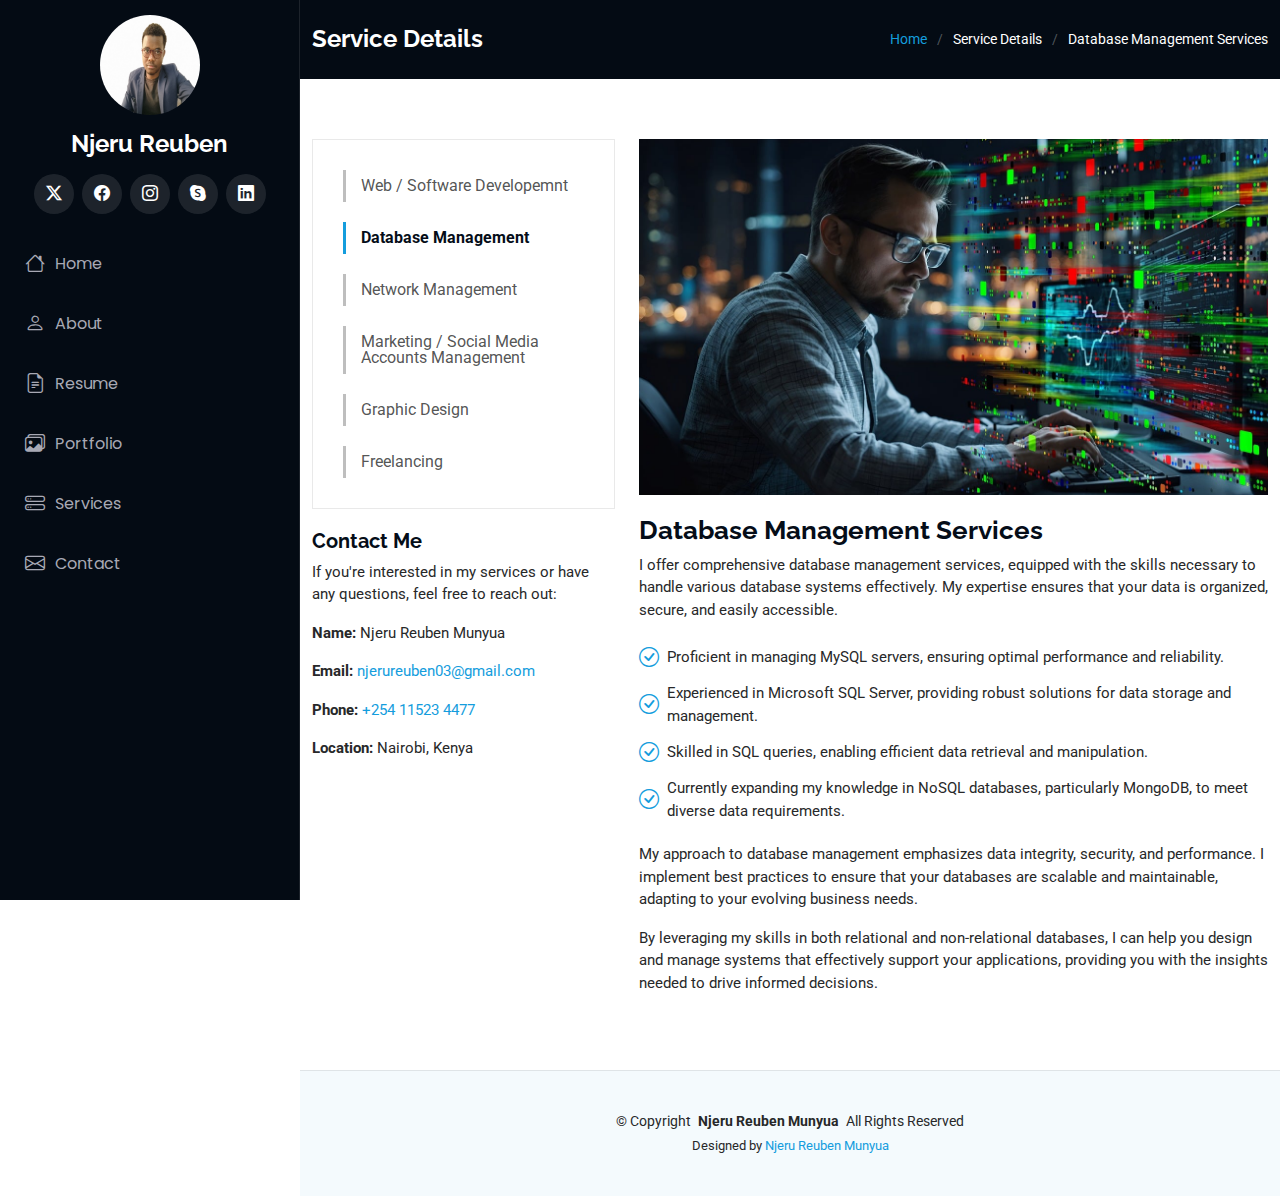
<file: dbservices.html>
<!DOCTYPE html>
<html lang="en">

<head>
  <meta charset="utf-8">
  <meta content="width=device-width, initial-scale=1.0" name="viewport">
  <title>Njeru Reuben Munyua Portfolio</title>
  <meta content="" name="description">
  <meta content="" name="keywords">

  <!-- Favicons -->
  <link href="assets/img/favicon.png" rel="icon">
  <link href="assets/img/apple-touch-icon.png" rel="apple-touch-icon">

  <!-- Fonts -->
  <link href="https://fonts.googleapis.com" rel="preconnect">
  <link href="https://fonts.gstatic.com" rel="preconnect" crossorigin>
  <link href="https://fonts.googleapis.com/css2?family=Roboto:ital,wght@0,100;0,300;0,400;0,500;0,700;0,900;1,100;1,300;1,400;1,500;1,700;1,900&family=Poppins:ital,wght@0,100;0,200;0,300;0,400;0,500;0,600;0,700;0,800;0,900;1,100;1,200;1,300;1,400;1,500;1,600;1,700;1,800;1,900&family=Raleway:ital,wght@0,100;0,200;0,300;0,400;0,500;0,600;0,700;0,800;0,900;1,100;1,200;1,300;1,400;1,500;1,600;1,700;1,800;1,900&display=swap" rel="stylesheet">

  <!-- Vendor CSS Files -->
  <link href="assets/vendor/bootstrap/css/bootstrap.min.css" rel="stylesheet">
  <link href="assets/vendor/bootstrap-icons/bootstrap-icons.css" rel="stylesheet">
  <link href="assets/vendor/aos/aos.css" rel="stylesheet">
  <link href="assets/vendor/glightbox/css/glightbox.min.css" rel="stylesheet">
  <link href="assets/vendor/swiper/swiper-bundle.min.css" rel="stylesheet">

  <!-- Main CSS File -->
  <link href="assets/css/main.css" rel="stylesheet">

  <!-- =======================================================
  * Template Name: iPortfolio
  * Template URL: https://bootstrapmade.com/iportfolio-bootstrap-portfolio-websites-template/
  * Updated: Jun 29 2024 with Bootstrap v5.3.3
  * Author: BootstrapMade.com
  * License: https://bootstrapmade.com/license/
  ======================================================== -->
</head>

<body class="service-details-page">

  <header id="header" class="header dark-background d-flex flex-column">
    <i class="header-toggle d-xl-none bi bi-list"></i>

    <div class="profile-img">
      <img src="assets/img/dash.jpg" alt="" class="img-fluid rounded-circle">
    </div>

    <a href="index.html" class="logo d-flex align-items-center justify-content-center">
      <!-- Uncomment the line below if you also wish to use an image logo -->
      <!-- <img src="assets/img/logo.png" alt=""> -->
      <h1 class="sitename">Njeru Reuben</h1>
    </a>

    <div class="social-links text-center">
      <a href="#" class="twitter"><i class="bi bi-twitter-x"></i></a>
      <a href="#" class="facebook"><i class="bi bi-facebook"></i></a>
      <a href="#" class="instagram"><i class="bi bi-instagram"></i></a>
      <a href="#" class="google-plus"><i class="bi bi-skype"></i></a>
      <a href="#" class="linkedin"><i class="bi bi-linkedin"></i></a>
    </div>

    <nav id="navmenu" class="navmenu">
      <ul>
        <li><a href="index.html#hero"><i class="bi bi-house navicon"></i>Home</a></li>
        <li><a href="index.html#about"><i class="bi bi-person navicon"></i> About</a></li>
        <li><a href="index.html#resume"><i class="bi bi-file-earmark-text navicon"></i> Resume</a></li>
        <li><a href="index.html#portfolio"><i class="bi bi-images navicon"></i> Portfolio</a></li>
        <li><a href="index.html#services"><i class="bi bi-hdd-stack navicon"></i> Services</a></li>
<!--        <li class="dropdown"><a href="#"><i class="bi bi-menu-button navicon"></i> <span>Dropdown</span> <i class="bi bi-chevron-down toggle-dropdown"></i></a>-->
<!--          <ul>-->
<!--            <li><a href="#">Dropdown 1</a></li>-->
<!--            <li class="dropdown"><a href="#"><span>Deep Dropdown</span> <i class="bi bi-chevron-down toggle-dropdown"></i></a>-->
<!--              <ul>-->
<!--                <li><a href="#">Deep Dropdown 1</a></li>-->
<!--                <li><a href="#">Deep Dropdown 2</a></li>-->
<!--                <li><a href="#">Deep Dropdown 3</a></li>-->
<!--                <li><a href="#">Deep Dropdown 4</a></li>-->
<!--                <li><a href="#">Deep Dropdown 5</a></li>-->
<!--              </ul>-->
<!--            </li>-->
<!--            <li><a href="#">Dropdown 2</a></li>-->
<!--            <li><a href="#">Dropdown 3</a></li>-->
<!--            <li><a href="#">Dropdown 4</a></li>-->
<!--          </ul>-->
<!--        </li>-->
        <li><a href="index.html#contact"><i class="bi bi-envelope navicon"></i> Contact</a></li>
      </ul>
    </nav>

  </header>

  <main class="main">

    <!-- Page Title -->
    <div class="page-title dark-background">
      <div class="container d-lg-flex justify-content-between align-items-center">
        <h1 class="mb-2 mb-lg-0">Service Details</h1>
        <nav class="breadcrumbs">
          <ol>
            <li><a href="index.html">Home</a></li>
            <li class="current">Service Details</li>
            <li class="current">Database Management Services</li>
          </ol>
        </nav>
      </div>
    </div><!-- End Page Title -->

    <!-- Service Details Section -->
    <section id="service-details" class="service-details section">

      <div class="container">

        <div class="row gy-4">

          <div class="col-lg-4" data-aos="fade-up" data-aos-delay="100">
            <div class="services-list">
              <a href="webdevdetails.html" >Web / Software Developemnt</a>
              <a href="dbservices.html" class="active">Database Management</a>
              <a href="networkservices.html">Network Management</a>
              <a href="marketingservices.html">Marketing / Social Media Accounts Management</a>
              <a href="graphicservices.html">Graphic Design</a>
              <a href="freelancing.html">Freelancing</a>
            </div>

            <h4>Contact Me</h4>
            <p>If you're interested in my services or have any questions, feel free to reach out:</p>
            <p><strong>Name:</strong> Njeru Reuben Munyua</p>
            <p><strong>Email:</strong> <a href="mailto:njerureuben03@gmail.com">njerureuben03@gmail.com</a></p>
            <p><strong>Phone:</strong> <a href="tel: +254115234477">+254 11523 4477</a></p>
            <p><strong>Location:</strong> Nairobi, Kenya</p>
          </div>

          <div class="col-lg-8" data-aos="fade-up" data-aos-delay="200">
            <img src="assets/img/db.jpg" alt="" class="img-fluid services-img">
           <h3>Database Management Services</h3>
           <p>
              I offer comprehensive database management services, equipped with the skills necessary to handle various database systems effectively. My expertise ensures that your data is organized, secure, and easily accessible.
            </p>
            <ul>
                 <li><i class="bi bi-check-circle"></i> <span>Proficient in managing MySQL servers, ensuring optimal performance and reliability.</span></li>
                  <li><i class="bi bi-check-circle"></i> <span>Experienced in Microsoft SQL Server, providing robust solutions for data storage and management.</span></li>
                  <li><i class="bi bi-check-circle"></i> <span>Skilled in SQL queries, enabling efficient data retrieval and manipulation.</span></li>
                  <li><i class="bi bi-check-circle"></i> <span>Currently expanding my knowledge in NoSQL databases, particularly MongoDB, to meet diverse data requirements.</span></li>
                </ul>
            </ul>
        <p>
          My approach to database management emphasizes data integrity, security, and performance. I implement best practices to ensure that your databases are scalable and maintainable, adapting to your evolving business needs.
        </p>
           <p>
          By leveraging my skills in both relational and non-relational databases, I can help you design and manage systems that effectively support your applications, providing you with the insights needed to drive informed decisions.
        </p>
                  </div>

        </div>

      </div>

    </section><!-- /Service Details Section -->

  </main>

  <footer id="footer" class="footer position-relative light-background">

     <div class="container">
      <div class="copyright text-center ">
        <p>© <span>Copyright</span> <strong class="px-1 sitename">Njeru Reuben Munyua</strong> <span>All Rights Reserved</span></p>
      </div>
      <div class="credits">
        <!-- All the links in the footer should remain intact. -->
        <!-- You can delete the links only if you've purchased the pro version. -->
        <!-- Licensing information: https://bootstrapmade.com/license/ -->
        <!-- Purchase the pro version with working PHP/AJAX contact form: [buy-url] -->
        Designed by <a href="tel: +254115234477">Njeru Reuben Munyua</a>
      </div>
    </div>

  </footer>

  <!-- Scroll Top -->
  <a href="#" id="scroll-top" class="scroll-top d-flex align-items-center justify-content-center"><i class="bi bi-arrow-up-short"></i></a>

  <!-- Preloader -->
  <div id="preloader"></div>

  <!-- Vendor JS Files -->
  <script src="assets/vendor/bootstrap/js/bootstrap.bundle.min.js"></script>
  <script src="assets/vendor/php-email-form/validate.js"></script>
  <script src="assets/vendor/aos/aos.js"></script>
  <script src="assets/vendor/typed.js/typed.umd.js"></script>
  <script src="assets/vendor/purecounter/purecounter_vanilla.js"></script>
  <script src="assets/vendor/waypoints/noframework.waypoints.js"></script>
  <script src="assets/vendor/glightbox/js/glightbox.min.js"></script>
  <script src="assets/vendor/imagesloaded/imagesloaded.pkgd.min.js"></script>
  <script src="assets/vendor/isotope-layout/isotope.pkgd.min.js"></script>
  <script src="assets/vendor/swiper/swiper-bundle.min.js"></script>

  <!-- Main JS File -->
  <script src="assets/js/main.js"></script>

</body>

</html>
</file>
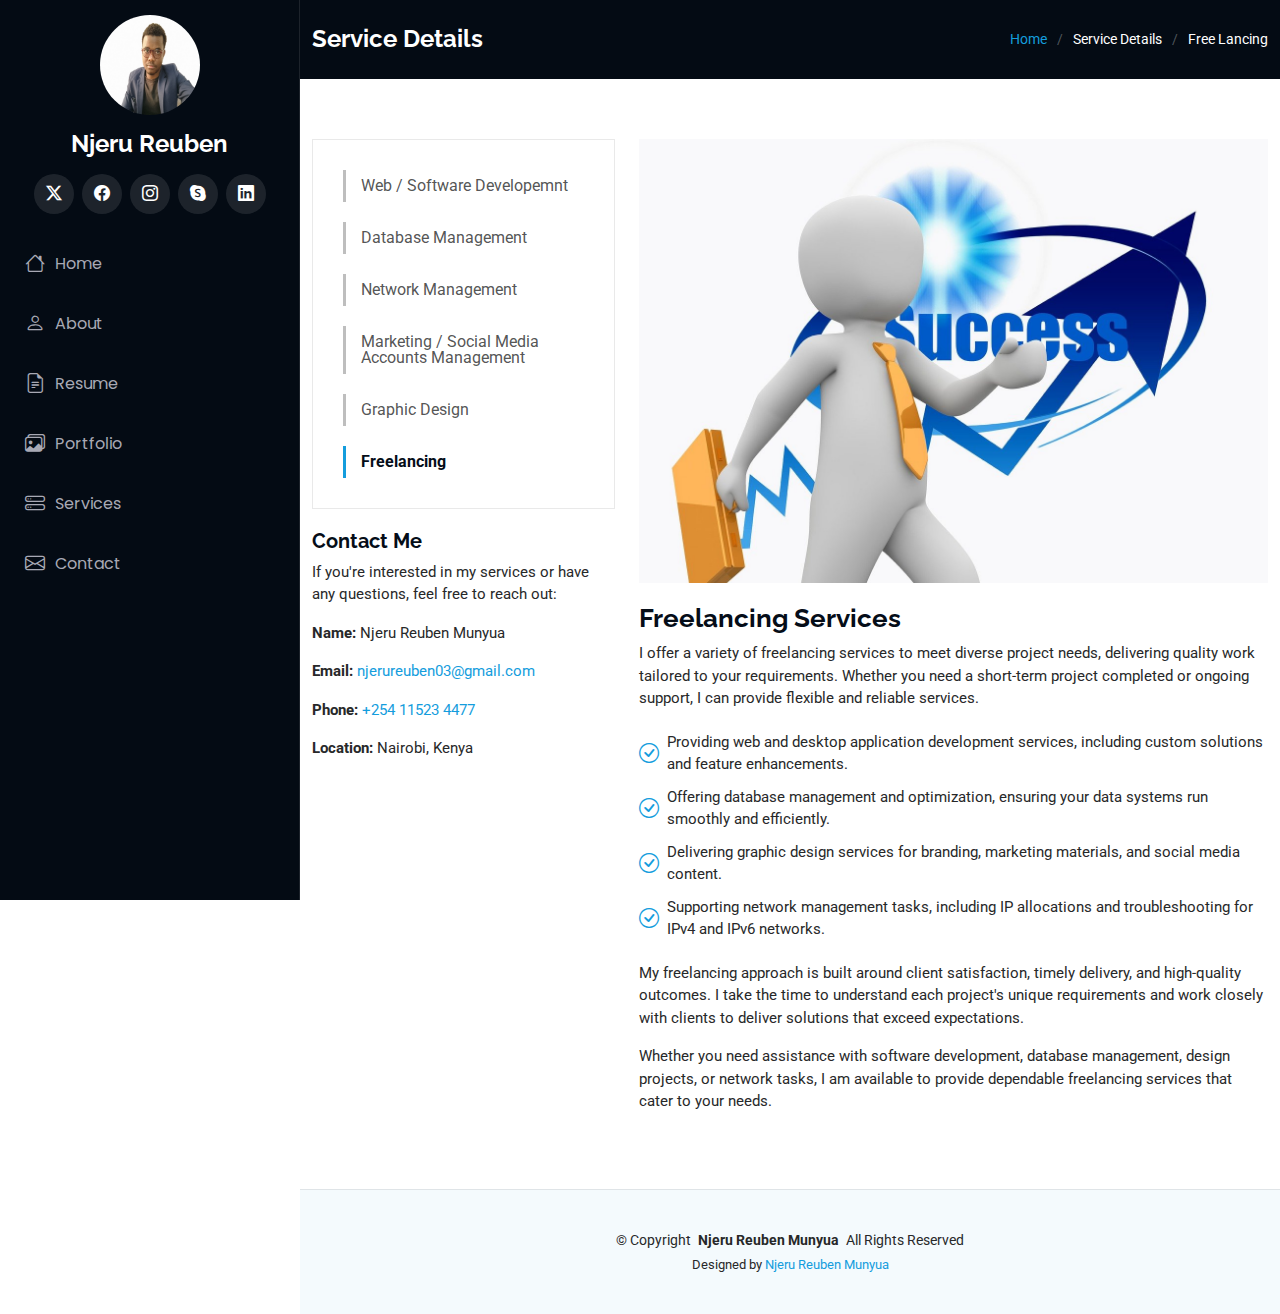
<file: freelancing.html>
<!DOCTYPE html>
<html lang="en">

<head>
  <meta charset="utf-8">
  <meta content="width=device-width, initial-scale=1.0" name="viewport">
  <title>Njeru Reuben Munyua Portfolio</title>
  <meta content="" name="description">
  <meta content="" name="keywords">

  <!-- Favicons -->
  <link href="assets/img/favicon.png" rel="icon">
  <link href="assets/img/apple-touch-icon.png" rel="apple-touch-icon">

  <!-- Fonts -->
  <link href="https://fonts.googleapis.com" rel="preconnect">
  <link href="https://fonts.gstatic.com" rel="preconnect" crossorigin>
  <link href="https://fonts.googleapis.com/css2?family=Roboto:ital,wght@0,100;0,300;0,400;0,500;0,700;0,900;1,100;1,300;1,400;1,500;1,700;1,900&family=Poppins:ital,wght@0,100;0,200;0,300;0,400;0,500;0,600;0,700;0,800;0,900;1,100;1,200;1,300;1,400;1,500;1,600;1,700;1,800;1,900&family=Raleway:ital,wght@0,100;0,200;0,300;0,400;0,500;0,600;0,700;0,800;0,900;1,100;1,200;1,300;1,400;1,500;1,600;1,700;1,800;1,900&display=swap" rel="stylesheet">

  <!-- Vendor CSS Files -->
  <link href="assets/vendor/bootstrap/css/bootstrap.min.css" rel="stylesheet">
  <link href="assets/vendor/bootstrap-icons/bootstrap-icons.css" rel="stylesheet">
  <link href="assets/vendor/aos/aos.css" rel="stylesheet">
  <link href="assets/vendor/glightbox/css/glightbox.min.css" rel="stylesheet">
  <link href="assets/vendor/swiper/swiper-bundle.min.css" rel="stylesheet">

  <!-- Main CSS File -->
  <link href="assets/css/main.css" rel="stylesheet">

  <!-- =======================================================
  * Template Name: iPortfolio
  * Template URL: https://bootstrapmade.com/iportfolio-bootstrap-portfolio-websites-template/
  * Updated: Jun 29 2024 with Bootstrap v5.3.3
  * Author: BootstrapMade.com
  * License: https://bootstrapmade.com/license/
  ======================================================== -->
</head>

<body class="service-details-page">

  <header id="header" class="header dark-background d-flex flex-column">
    <i class="header-toggle d-xl-none bi bi-list"></i>

    <div class="profile-img">
      <img src="assets/img/dash.jpg" alt="" class="img-fluid rounded-circle">
    </div>

    <a href="index.html" class="logo d-flex align-items-center justify-content-center">
      <!-- Uncomment the line below if you also wish to use an image logo -->
      <!-- <img src="assets/img/logo.png" alt=""> -->
      <h1 class="sitename">Njeru Reuben</h1>
    </a>

    <div class="social-links text-center">
      <a href="#" class="twitter"><i class="bi bi-twitter-x"></i></a>
      <a href="#" class="facebook"><i class="bi bi-facebook"></i></a>
      <a href="#" class="instagram"><i class="bi bi-instagram"></i></a>
      <a href="#" class="google-plus"><i class="bi bi-skype"></i></a>
      <a href="#" class="linkedin"><i class="bi bi-linkedin"></i></a>
    </div>

    <nav id="navmenu" class="navmenu">
      <ul>
        <li><a href="index.html#hero"><i class="bi bi-house navicon"></i>Home</a></li>
        <li><a href="index.html#about"><i class="bi bi-person navicon"></i> About</a></li>
        <li><a href="index.html#resume"><i class="bi bi-file-earmark-text navicon"></i> Resume</a></li>
        <li><a href="index.html#portfolio"><i class="bi bi-images navicon"></i> Portfolio</a></li>
        <li><a href="index.html#services"><i class="bi bi-hdd-stack navicon"></i> Services</a></li>
<!--        <li class="dropdown"><a href="#"><i class="bi bi-menu-button navicon"></i> <span>Dropdown</span> <i class="bi bi-chevron-down toggle-dropdown"></i></a>-->
<!--          <ul>-->
<!--            <li><a href="#">Dropdown 1</a></li>-->
<!--            <li class="dropdown"><a href="#"><span>Deep Dropdown</span> <i class="bi bi-chevron-down toggle-dropdown"></i></a>-->
<!--              <ul>-->
<!--                <li><a href="#">Deep Dropdown 1</a></li>-->
<!--                <li><a href="#">Deep Dropdown 2</a></li>-->
<!--                <li><a href="#">Deep Dropdown 3</a></li>-->
<!--                <li><a href="#">Deep Dropdown 4</a></li>-->
<!--                <li><a href="#">Deep Dropdown 5</a></li>-->
<!--              </ul>-->
<!--            </li>-->
<!--            <li><a href="#">Dropdown 2</a></li>-->
<!--            <li><a href="#">Dropdown 3</a></li>-->
<!--            <li><a href="#">Dropdown 4</a></li>-->
<!--          </ul>-->
<!--        </li>-->
        <li><a href="index.html#contact"><i class="bi bi-envelope navicon"></i> Contact</a></li>
      </ul>
    </nav>

  </header>

  <main class="main">

    <!-- Page Title -->
    <div class="page-title dark-background">
      <div class="container d-lg-flex justify-content-between align-items-center">
        <h1 class="mb-2 mb-lg-0">Service Details</h1>
        <nav class="breadcrumbs">
          <ol>
            <li><a href="index.html">Home</a></li>
            <li class="current">Service Details</li>
            <li class="current">Free Lancing</li>
          </ol>
        </nav>
      </div>
    </div><!-- End Page Title -->

    <!-- Service Details Section -->
    <section id="service-details" class="service-details section">

      <div class="container">

        <div class="row gy-4">

          <div class="col-lg-4" data-aos="fade-up" data-aos-delay="100">
            <div class="services-list">
              <a href="webdevdetails.html" >Web / Software Developemnt</a>
              <a href="dbservices.html" >Database Management</a>
              <a href="networkservices.html" >Network Management</a>
              <a href="marketingservices.html" >Marketing / Social Media Accounts Management</a>
              <a href="graphicservices.html">Graphic Design</a>
              <a href="freelancing.html" class="active">Freelancing</a>
            </div>

            <h4>Contact Me</h4>
            <p>If you're interested in my services or have any questions, feel free to reach out:</p>
            <p><strong>Name:</strong> Njeru Reuben Munyua</p>
            <p><strong>Email:</strong> <a href="mailto:njerureuben03@gmail.com">njerureuben03@gmail.com</a></p>
            <p><strong>Phone:</strong> <a href="tel: +254115234477">+254 11523 4477</a></p>
            <p><strong>Location:</strong> Nairobi, Kenya</p>
          </div>

          <div class="col-lg-8" data-aos="fade-up" data-aos-delay="200">
            <img src="assets/img/freelan.jpg" alt="" class="img-fluid services-img">
          <h3>Freelancing Services</h3>
            <p>
              I offer a variety of freelancing services to meet diverse project needs, delivering quality work tailored to your requirements. Whether you need a short-term project completed or ongoing support, I can provide flexible and reliable services.
            </p>
            <ul>
              <li><i class="bi bi-check-circle"></i> <span>Providing web and desktop application development services, including custom solutions and feature enhancements.</span></li>
              <li><i class="bi bi-check-circle"></i> <span>Offering database management and optimization, ensuring your data systems run smoothly and efficiently.</span></li>
              <li><i class="bi bi-check-circle"></i> <span>Delivering graphic design services for branding, marketing materials, and social media content.</span></li>
              <li><i class="bi bi-check-circle"></i> <span>Supporting network management tasks, including IP allocations and troubleshooting for IPv4 and IPv6 networks.</span></li>
            </ul>
            <p>
              My freelancing approach is built around client satisfaction, timely delivery, and high-quality outcomes. I take the time to understand each project's unique requirements and work closely with clients to deliver solutions that exceed expectations.
            </p>
            <p>
              Whether you need assistance with software development, database management, design projects, or network tasks, I am available to provide dependable freelancing services that cater to your needs.
            </p>


                  </div>

        </div>

      </div>

    </section><!-- /Service Details Section -->

  </main>

  <footer id="footer" class="footer position-relative light-background">

     <div class="container">
      <div class="copyright text-center ">
        <p>© <span>Copyright</span> <strong class="px-1 sitename">Njeru Reuben Munyua</strong> <span>All Rights Reserved</span></p>
      </div>
      <div class="credits">
        <!-- All the links in the footer should remain intact. -->
        <!-- You can delete the links only if you've purchased the pro version. -->
        <!-- Licensing information: https://bootstrapmade.com/license/ -->
        <!-- Purchase the pro version with working PHP/AJAX contact form: [buy-url] -->
        Designed by <a href="tel: +254115234477">Njeru Reuben Munyua</a>
      </div>
    </div>

  </footer>

  <!-- Scroll Top -->
  <a href="#" id="scroll-top" class="scroll-top d-flex align-items-center justify-content-center"><i class="bi bi-arrow-up-short"></i></a>

  <!-- Preloader -->
  <div id="preloader"></div>

  <!-- Vendor JS Files -->
  <script src="assets/vendor/bootstrap/js/bootstrap.bundle.min.js"></script>
  <script src="assets/vendor/php-email-form/validate.js"></script>
  <script src="assets/vendor/aos/aos.js"></script>
  <script src="assets/vendor/typed.js/typed.umd.js"></script>
  <script src="assets/vendor/purecounter/purecounter_vanilla.js"></script>
  <script src="assets/vendor/waypoints/noframework.waypoints.js"></script>
  <script src="assets/vendor/glightbox/js/glightbox.min.js"></script>
  <script src="assets/vendor/imagesloaded/imagesloaded.pkgd.min.js"></script>
  <script src="assets/vendor/isotope-layout/isotope.pkgd.min.js"></script>
  <script src="assets/vendor/swiper/swiper-bundle.min.js"></script>

  <!-- Main JS File -->
  <script src="assets/js/main.js"></script>

</body>

</html>
</file>
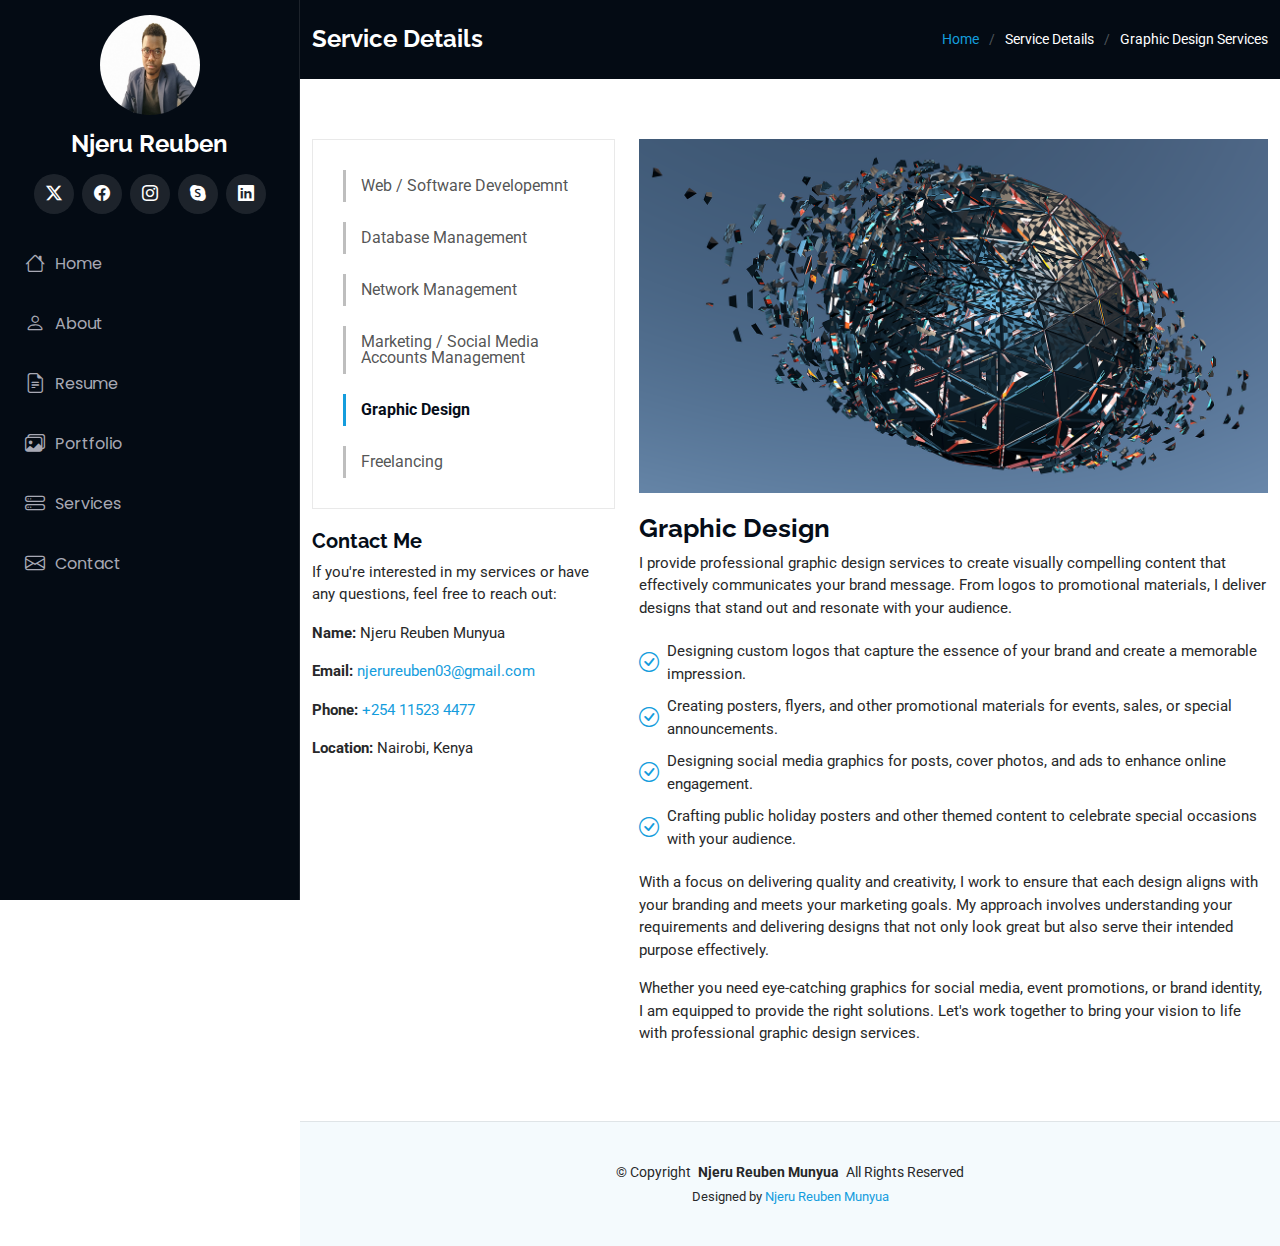
<file: graphicservices.html>
<!DOCTYPE html>
<html lang="en">

<head>
  <meta charset="utf-8">
  <meta content="width=device-width, initial-scale=1.0" name="viewport">
  <title>Njeru Reuben Munyua Portfolio</title>
  <meta content="" name="description">
  <meta content="" name="keywords">

  <!-- Favicons -->
  <link href="assets/img/favicon.png" rel="icon">
  <link href="assets/img/apple-touch-icon.png" rel="apple-touch-icon">

  <!-- Fonts -->
  <link href="https://fonts.googleapis.com" rel="preconnect">
  <link href="https://fonts.gstatic.com" rel="preconnect" crossorigin>
  <link href="https://fonts.googleapis.com/css2?family=Roboto:ital,wght@0,100;0,300;0,400;0,500;0,700;0,900;1,100;1,300;1,400;1,500;1,700;1,900&family=Poppins:ital,wght@0,100;0,200;0,300;0,400;0,500;0,600;0,700;0,800;0,900;1,100;1,200;1,300;1,400;1,500;1,600;1,700;1,800;1,900&family=Raleway:ital,wght@0,100;0,200;0,300;0,400;0,500;0,600;0,700;0,800;0,900;1,100;1,200;1,300;1,400;1,500;1,600;1,700;1,800;1,900&display=swap" rel="stylesheet">

  <!-- Vendor CSS Files -->
  <link href="assets/vendor/bootstrap/css/bootstrap.min.css" rel="stylesheet">
  <link href="assets/vendor/bootstrap-icons/bootstrap-icons.css" rel="stylesheet">
  <link href="assets/vendor/aos/aos.css" rel="stylesheet">
  <link href="assets/vendor/glightbox/css/glightbox.min.css" rel="stylesheet">
  <link href="assets/vendor/swiper/swiper-bundle.min.css" rel="stylesheet">

  <!-- Main CSS File -->
  <link href="assets/css/main.css" rel="stylesheet">

  <!-- =======================================================
  * Template Name: iPortfolio
  * Template URL: https://bootstrapmade.com/iportfolio-bootstrap-portfolio-websites-template/
  * Updated: Jun 29 2024 with Bootstrap v5.3.3
  * Author: BootstrapMade.com
  * License: https://bootstrapmade.com/license/
  ======================================================== -->
</head>

<body class="service-details-page">

  <header id="header" class="header dark-background d-flex flex-column">
    <i class="header-toggle d-xl-none bi bi-list"></i>

    <div class="profile-img">
      <img src="assets/img/dash.jpg" alt="" class="img-fluid rounded-circle">
    </div>

    <a href="index.html" class="logo d-flex align-items-center justify-content-center">
      <!-- Uncomment the line below if you also wish to use an image logo -->
      <!-- <img src="assets/img/logo.png" alt=""> -->
      <h1 class="sitename">Njeru Reuben</h1>
    </a>

    <div class="social-links text-center">
      <a href="#" class="twitter"><i class="bi bi-twitter-x"></i></a>
      <a href="#" class="facebook"><i class="bi bi-facebook"></i></a>
      <a href="#" class="instagram"><i class="bi bi-instagram"></i></a>
      <a href="#" class="google-plus"><i class="bi bi-skype"></i></a>
      <a href="#" class="linkedin"><i class="bi bi-linkedin"></i></a>
    </div>

    <nav id="navmenu" class="navmenu">
      <ul>
        <li><a href="index.html#hero"><i class="bi bi-house navicon"></i>Home</a></li>
        <li><a href="index.html#about"><i class="bi bi-person navicon"></i> About</a></li>
        <li><a href="index.html#resume"><i class="bi bi-file-earmark-text navicon"></i> Resume</a></li>
        <li><a href="index.html#portfolio"><i class="bi bi-images navicon"></i> Portfolio</a></li>
        <li><a href="index.html#services"><i class="bi bi-hdd-stack navicon"></i> Services</a></li>
<!--        <li class="dropdown"><a href="#"><i class="bi bi-menu-button navicon"></i> <span>Dropdown</span> <i class="bi bi-chevron-down toggle-dropdown"></i></a>-->
<!--          <ul>-->
<!--            <li><a href="#">Dropdown 1</a></li>-->
<!--            <li class="dropdown"><a href="#"><span>Deep Dropdown</span> <i class="bi bi-chevron-down toggle-dropdown"></i></a>-->
<!--              <ul>-->
<!--                <li><a href="#">Deep Dropdown 1</a></li>-->
<!--                <li><a href="#">Deep Dropdown 2</a></li>-->
<!--                <li><a href="#">Deep Dropdown 3</a></li>-->
<!--                <li><a href="#">Deep Dropdown 4</a></li>-->
<!--                <li><a href="#">Deep Dropdown 5</a></li>-->
<!--              </ul>-->
<!--            </li>-->
<!--            <li><a href="#">Dropdown 2</a></li>-->
<!--            <li><a href="#">Dropdown 3</a></li>-->
<!--            <li><a href="#">Dropdown 4</a></li>-->
<!--          </ul>-->
<!--        </li>-->
        <li><a href="index.html#contact"><i class="bi bi-envelope navicon"></i> Contact</a></li>
      </ul>
    </nav>

  </header>

  <main class="main">

    <!-- Page Title -->
    <div class="page-title dark-background">
      <div class="container d-lg-flex justify-content-between align-items-center">
        <h1 class="mb-2 mb-lg-0">Service Details</h1>
        <nav class="breadcrumbs">
          <ol>
            <li><a href="index.html">Home</a></li>
            <li class="current">Service Details</li>
            <li class="current">Graphic Design Services</li>
          </ol>
        </nav>
      </div>
    </div><!-- End Page Title -->

    <!-- Service Details Section -->
    <section id="service-details" class="service-details section">

      <div class="container">

        <div class="row gy-4">

          <div class="col-lg-4" data-aos="fade-up" data-aos-delay="100">
            <div class="services-list">
              <a href="webdevdetails.html" >Web / Software Developemnt</a>
              <a href="dbservices.html" >Database Management</a>
              <a href="networkservices.html" >Network Management</a>
              <a href="marketingservices.html" >Marketing / Social Media Accounts Management</a>
              <a href="graphicservices.html"class="active">Graphic Design</a>
              <a href="freelancing.html">Freelancing</a>
            </div>

            <h4>Contact Me</h4>
            <p>If you're interested in my services or have any questions, feel free to reach out:</p>
            <p><strong>Name:</strong> Njeru Reuben Munyua</p>
            <p><strong>Email:</strong> <a href="mailto:njerureuben03@gmail.com">njerureuben03@gmail.com</a></p>
            <p><strong>Phone:</strong> <a href="tel: +254115234477">+254 11523 4477</a></p>
            <p><strong>Location:</strong> Nairobi, Kenya</p>
          </div>

          <div class="col-lg-8" data-aos="fade-up" data-aos-delay="200">
            <img src="assets/img/grafiti.png" alt="" class="img-fluid services-img">
           <h3>Graphic Design</h3>
                <p>
                  I provide professional graphic design services to create visually compelling content that effectively communicates your brand message. From logos to promotional materials, I deliver designs that stand out and resonate with your audience.
                </p>
                <ul>
                  <li><i class="bi bi-check-circle"></i> <span>Designing custom logos that capture the essence of your brand and create a memorable impression.</span></li>
                  <li><i class="bi bi-check-circle"></i> <span>Creating posters, flyers, and other promotional materials for events, sales, or special announcements.</span></li>
                  <li><i class="bi bi-check-circle"></i> <span>Designing social media graphics for posts, cover photos, and ads to enhance online engagement.</span></li>
                  <li><i class="bi bi-check-circle"></i> <span>Crafting public holiday posters and other themed content to celebrate special occasions with your audience.</span></li>
                </ul>
                <p>
                  With a focus on delivering quality and creativity, I work to ensure that each design aligns with your branding and meets your marketing goals. My approach involves understanding your requirements and delivering designs that not only look great but also serve their intended purpose effectively.
                </p>
                <p>
                  Whether you need eye-catching graphics for social media, event promotions, or brand identity, I am equipped to provide the right solutions. Let's work together to bring your vision to life with professional graphic design services.
                </p>

                  </div>

        </div>

      </div>

    </section><!-- /Service Details Section -->

  </main>

  <footer id="footer" class="footer position-relative light-background">

     <div class="container">
      <div class="copyright text-center ">
        <p>© <span>Copyright</span> <strong class="px-1 sitename">Njeru Reuben Munyua</strong> <span>All Rights Reserved</span></p>
      </div>
      <div class="credits">
        <!-- All the links in the footer should remain intact. -->
        <!-- You can delete the links only if you've purchased the pro version. -->
        <!-- Licensing information: https://bootstrapmade.com/license/ -->
        <!-- Purchase the pro version with working PHP/AJAX contact form: [buy-url] -->
        Designed by <a href="tel: +254115234477">Njeru Reuben Munyua</a>
      </div>
    </div>

  </footer>

  <!-- Scroll Top -->
  <a href="#" id="scroll-top" class="scroll-top d-flex align-items-center justify-content-center"><i class="bi bi-arrow-up-short"></i></a>

  <!-- Preloader -->
  <div id="preloader"></div>

  <!-- Vendor JS Files -->
  <script src="assets/vendor/bootstrap/js/bootstrap.bundle.min.js"></script>
  <script src="assets/vendor/php-email-form/validate.js"></script>
  <script src="assets/vendor/aos/aos.js"></script>
  <script src="assets/vendor/typed.js/typed.umd.js"></script>
  <script src="assets/vendor/purecounter/purecounter_vanilla.js"></script>
  <script src="assets/vendor/waypoints/noframework.waypoints.js"></script>
  <script src="assets/vendor/glightbox/js/glightbox.min.js"></script>
  <script src="assets/vendor/imagesloaded/imagesloaded.pkgd.min.js"></script>
  <script src="assets/vendor/isotope-layout/isotope.pkgd.min.js"></script>
  <script src="assets/vendor/swiper/swiper-bundle.min.js"></script>

  <!-- Main JS File -->
  <script src="assets/js/main.js"></script>

</body>

</html>
</file>
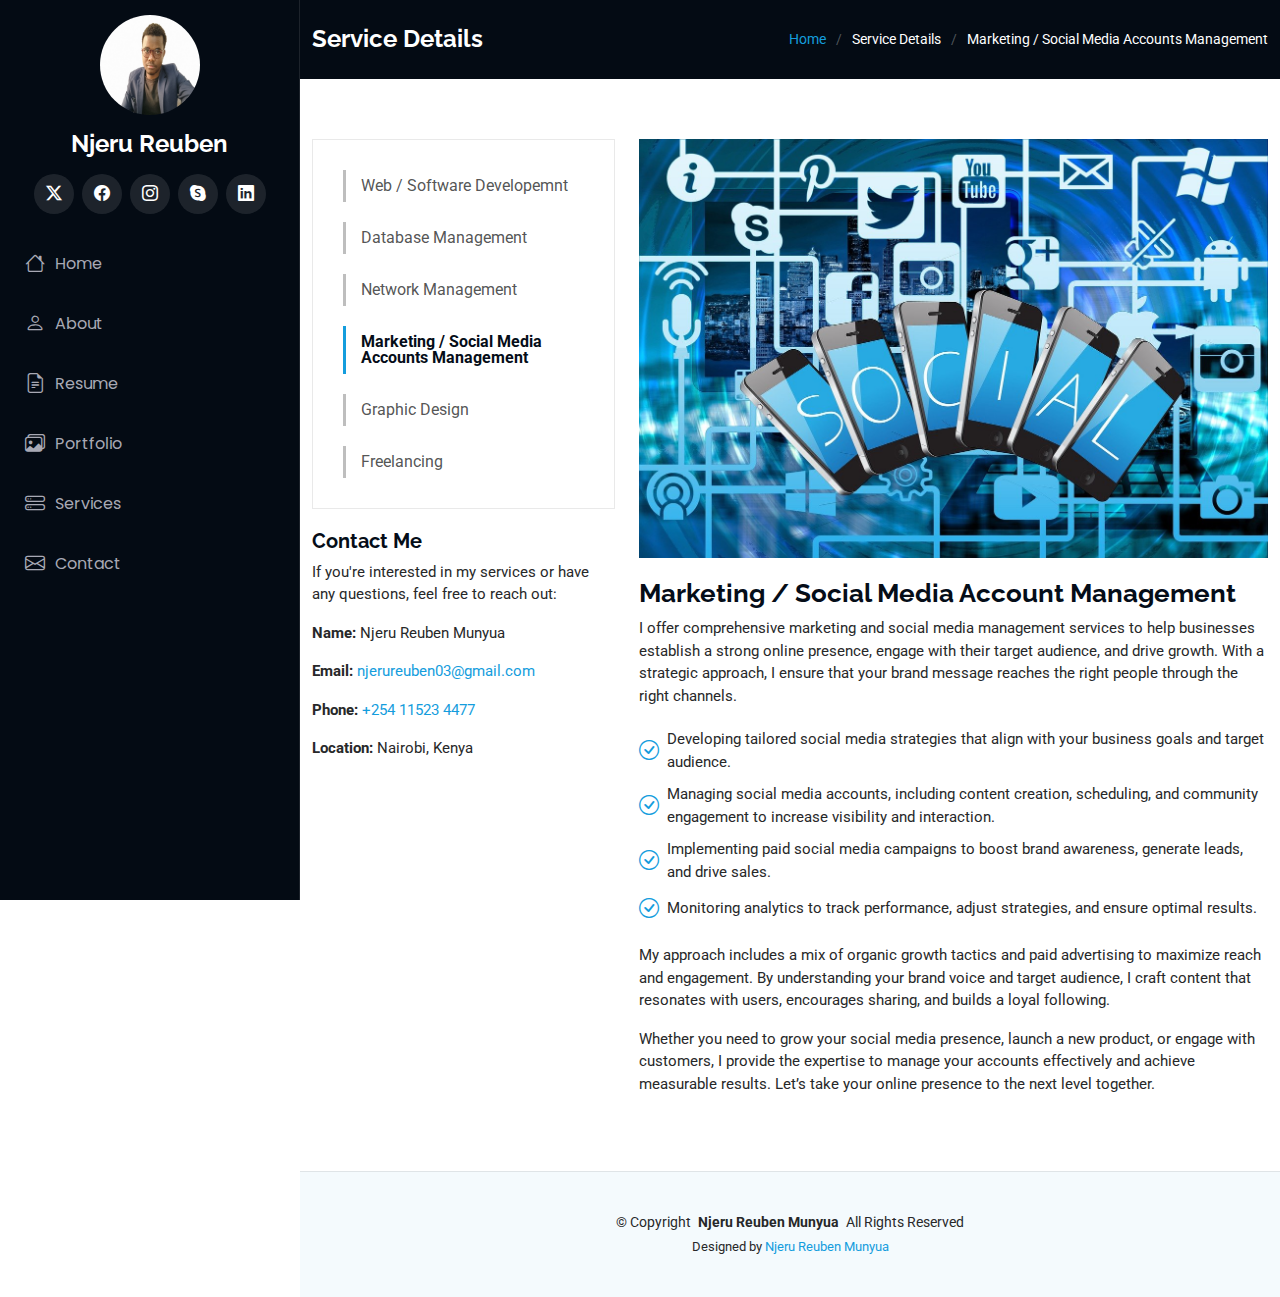
<file: marketingservices.html>
<!DOCTYPE html>
<html lang="en">

<head>
  <meta charset="utf-8">
  <meta content="width=device-width, initial-scale=1.0" name="viewport">
  <title>Njeru Reuben Munyua Portfolio</title>
  <meta content="" name="description">
  <meta content="" name="keywords">

  <!-- Favicons -->
  <link href="assets/img/favicon.png" rel="icon">
  <link href="assets/img/apple-touch-icon.png" rel="apple-touch-icon">

  <!-- Fonts -->
  <link href="https://fonts.googleapis.com" rel="preconnect">
  <link href="https://fonts.gstatic.com" rel="preconnect" crossorigin>
  <link href="https://fonts.googleapis.com/css2?family=Roboto:ital,wght@0,100;0,300;0,400;0,500;0,700;0,900;1,100;1,300;1,400;1,500;1,700;1,900&family=Poppins:ital,wght@0,100;0,200;0,300;0,400;0,500;0,600;0,700;0,800;0,900;1,100;1,200;1,300;1,400;1,500;1,600;1,700;1,800;1,900&family=Raleway:ital,wght@0,100;0,200;0,300;0,400;0,500;0,600;0,700;0,800;0,900;1,100;1,200;1,300;1,400;1,500;1,600;1,700;1,800;1,900&display=swap" rel="stylesheet">

  <!-- Vendor CSS Files -->
  <link href="assets/vendor/bootstrap/css/bootstrap.min.css" rel="stylesheet">
  <link href="assets/vendor/bootstrap-icons/bootstrap-icons.css" rel="stylesheet">
  <link href="assets/vendor/aos/aos.css" rel="stylesheet">
  <link href="assets/vendor/glightbox/css/glightbox.min.css" rel="stylesheet">
  <link href="assets/vendor/swiper/swiper-bundle.min.css" rel="stylesheet">

  <!-- Main CSS File -->
  <link href="assets/css/main.css" rel="stylesheet">

  <!-- =======================================================
  * Template Name: iPortfolio
  * Template URL: https://bootstrapmade.com/iportfolio-bootstrap-portfolio-websites-template/
  * Updated: Jun 29 2024 with Bootstrap v5.3.3
  * Author: BootstrapMade.com
  * License: https://bootstrapmade.com/license/
  ======================================================== -->
</head>

<body class="service-details-page">

  <header id="header" class="header dark-background d-flex flex-column">
    <i class="header-toggle d-xl-none bi bi-list"></i>

    <div class="profile-img">
      <img src="assets/img/dash.jpg" alt="" class="img-fluid rounded-circle">
    </div>

    <a href="index.html" class="logo d-flex align-items-center justify-content-center">
      <!-- Uncomment the line below if you also wish to use an image logo -->
      <!-- <img src="assets/img/logo.png" alt=""> -->
      <h1 class="sitename">Njeru Reuben</h1>
    </a>

    <div class="social-links text-center">
      <a href="#" class="twitter"><i class="bi bi-twitter-x"></i></a>
      <a href="#" class="facebook"><i class="bi bi-facebook"></i></a>
      <a href="#" class="instagram"><i class="bi bi-instagram"></i></a>
      <a href="#" class="google-plus"><i class="bi bi-skype"></i></a>
      <a href="#" class="linkedin"><i class="bi bi-linkedin"></i></a>
    </div>

    <nav id="navmenu" class="navmenu">
      <ul>
        <li><a href="index.html#hero"><i class="bi bi-house navicon"></i>Home</a></li>
        <li><a href="index.html#about"><i class="bi bi-person navicon"></i> About</a></li>
        <li><a href="index.html#resume"><i class="bi bi-file-earmark-text navicon"></i> Resume</a></li>
        <li><a href="index.html#portfolio"><i class="bi bi-images navicon"></i> Portfolio</a></li>
        <li><a href="index.html#services"><i class="bi bi-hdd-stack navicon"></i> Services</a></li>
<!--        <li class="dropdown"><a href="#"><i class="bi bi-menu-button navicon"></i> <span>Dropdown</span> <i class="bi bi-chevron-down toggle-dropdown"></i></a>-->
<!--          <ul>-->
<!--            <li><a href="#">Dropdown 1</a></li>-->
<!--            <li class="dropdown"><a href="#"><span>Deep Dropdown</span> <i class="bi bi-chevron-down toggle-dropdown"></i></a>-->
<!--              <ul>-->
<!--                <li><a href="#">Deep Dropdown 1</a></li>-->
<!--                <li><a href="#">Deep Dropdown 2</a></li>-->
<!--                <li><a href="#">Deep Dropdown 3</a></li>-->
<!--                <li><a href="#">Deep Dropdown 4</a></li>-->
<!--                <li><a href="#">Deep Dropdown 5</a></li>-->
<!--              </ul>-->
<!--            </li>-->
<!--            <li><a href="#">Dropdown 2</a></li>-->
<!--            <li><a href="#">Dropdown 3</a></li>-->
<!--            <li><a href="#">Dropdown 4</a></li>-->
<!--          </ul>-->
<!--        </li>-->
        <li><a href="index.html#contact"><i class="bi bi-envelope navicon"></i> Contact</a></li>
      </ul>
    </nav>

  </header>

  <main class="main">

    <!-- Page Title -->
    <div class="page-title dark-background">
      <div class="container d-lg-flex justify-content-between align-items-center">
        <h1 class="mb-2 mb-lg-0">Service Details</h1>
        <nav class="breadcrumbs">
          <ol>
            <li><a href="index.html">Home</a></li>
            <li class="current">Service Details</li>
            <li class="current">Marketing / Social Media Accounts Management</li>
          </ol>
        </nav>
      </div>
    </div><!-- End Page Title -->

    <!-- Service Details Section -->
    <section id="service-details" class="service-details section">

      <div class="container">

        <div class="row gy-4">

          <div class="col-lg-4" data-aos="fade-up" data-aos-delay="100">
            <div class="services-list">
              <a href="webdevdetails.html" >Web / Software Developemnt</a>
              <a href="dbservices.html" >Database Management</a>
              <a href="networkservices.html" >Network Management</a>
              <a href="marketingservices.html" class="active">Marketing / Social Media Accounts Management</a>
              <a href="graphicservices.html">Graphic Design</a>
              <a href="freelancing.html">Freelancing</a>
            </div>

            <h4>Contact Me</h4>
            <p>If you're interested in my services or have any questions, feel free to reach out:</p>
            <p><strong>Name:</strong> Njeru Reuben Munyua</p>
            <p><strong>Email:</strong> <a href="mailto:njerureuben03@gmail.com">njerureuben03@gmail.com</a></p>
            <p><strong>Phone:</strong> <a href="tel: +254115234477">+254 11523 4477</a></p>
            <p><strong>Location:</strong> Nairobi, Kenya</p>
          </div>

          <div class="col-lg-8" data-aos="fade-up" data-aos-delay="200">
            <img src="assets/img/social.jpg" alt="" class="img-fluid services-img">
           <h3>Marketing / Social Media Account Management</h3>
                    <p>
                      I offer comprehensive marketing and social media management services to help businesses establish a strong online presence, engage with their target audience, and drive growth. With a strategic approach, I ensure that your brand message reaches the right people through the right channels.
                    </p>
                    <ul>
                      <li><i class="bi bi-check-circle"></i> <span>Developing tailored social media strategies that align with your business goals and target audience.</span></li>
                      <li><i class="bi bi-check-circle"></i> <span>Managing social media accounts, including content creation, scheduling, and community engagement to increase visibility and interaction.</span></li>
                      <li><i class="bi bi-check-circle"></i> <span>Implementing paid social media campaigns to boost brand awareness, generate leads, and drive sales.</span></li>
                      <li><i class="bi bi-check-circle"></i> <span>Monitoring analytics to track performance, adjust strategies, and ensure optimal results.</span></li>
                    </ul>
                    <p>
                      My approach includes a mix of organic growth tactics and paid advertising to maximize reach and engagement. By understanding your brand voice and target audience, I craft content that resonates with users, encourages sharing, and builds a loyal following.
                    </p>
                    <p>
                      Whether you need to grow your social media presence, launch a new product, or engage with customers, I provide the expertise to manage your accounts effectively and achieve measurable results. Let’s take your online presence to the next level together.
                    </p>
                  </div>

        </div>

      </div>

    </section><!-- /Service Details Section -->

  </main>

  <footer id="footer" class="footer position-relative light-background">

     <div class="container">
      <div class="copyright text-center ">
        <p>© <span>Copyright</span> <strong class="px-1 sitename">Njeru Reuben Munyua</strong> <span>All Rights Reserved</span></p>
      </div>
      <div class="credits">
        <!-- All the links in the footer should remain intact. -->
        <!-- You can delete the links only if you've purchased the pro version. -->
        <!-- Licensing information: https://bootstrapmade.com/license/ -->
        <!-- Purchase the pro version with working PHP/AJAX contact form: [buy-url] -->
        Designed by <a href="tel: +254115234477">Njeru Reuben Munyua</a>
      </div>
    </div>

  </footer>

  <!-- Scroll Top -->
  <a href="#" id="scroll-top" class="scroll-top d-flex align-items-center justify-content-center"><i class="bi bi-arrow-up-short"></i></a>

  <!-- Preloader -->
  <div id="preloader"></div>

  <!-- Vendor JS Files -->
  <script src="assets/vendor/bootstrap/js/bootstrap.bundle.min.js"></script>
  <script src="assets/vendor/php-email-form/validate.js"></script>
  <script src="assets/vendor/aos/aos.js"></script>
  <script src="assets/vendor/typed.js/typed.umd.js"></script>
  <script src="assets/vendor/purecounter/purecounter_vanilla.js"></script>
  <script src="assets/vendor/waypoints/noframework.waypoints.js"></script>
  <script src="assets/vendor/glightbox/js/glightbox.min.js"></script>
  <script src="assets/vendor/imagesloaded/imagesloaded.pkgd.min.js"></script>
  <script src="assets/vendor/isotope-layout/isotope.pkgd.min.js"></script>
  <script src="assets/vendor/swiper/swiper-bundle.min.js"></script>

  <!-- Main JS File -->
  <script src="assets/js/main.js"></script>

</body>

</html>
</file>
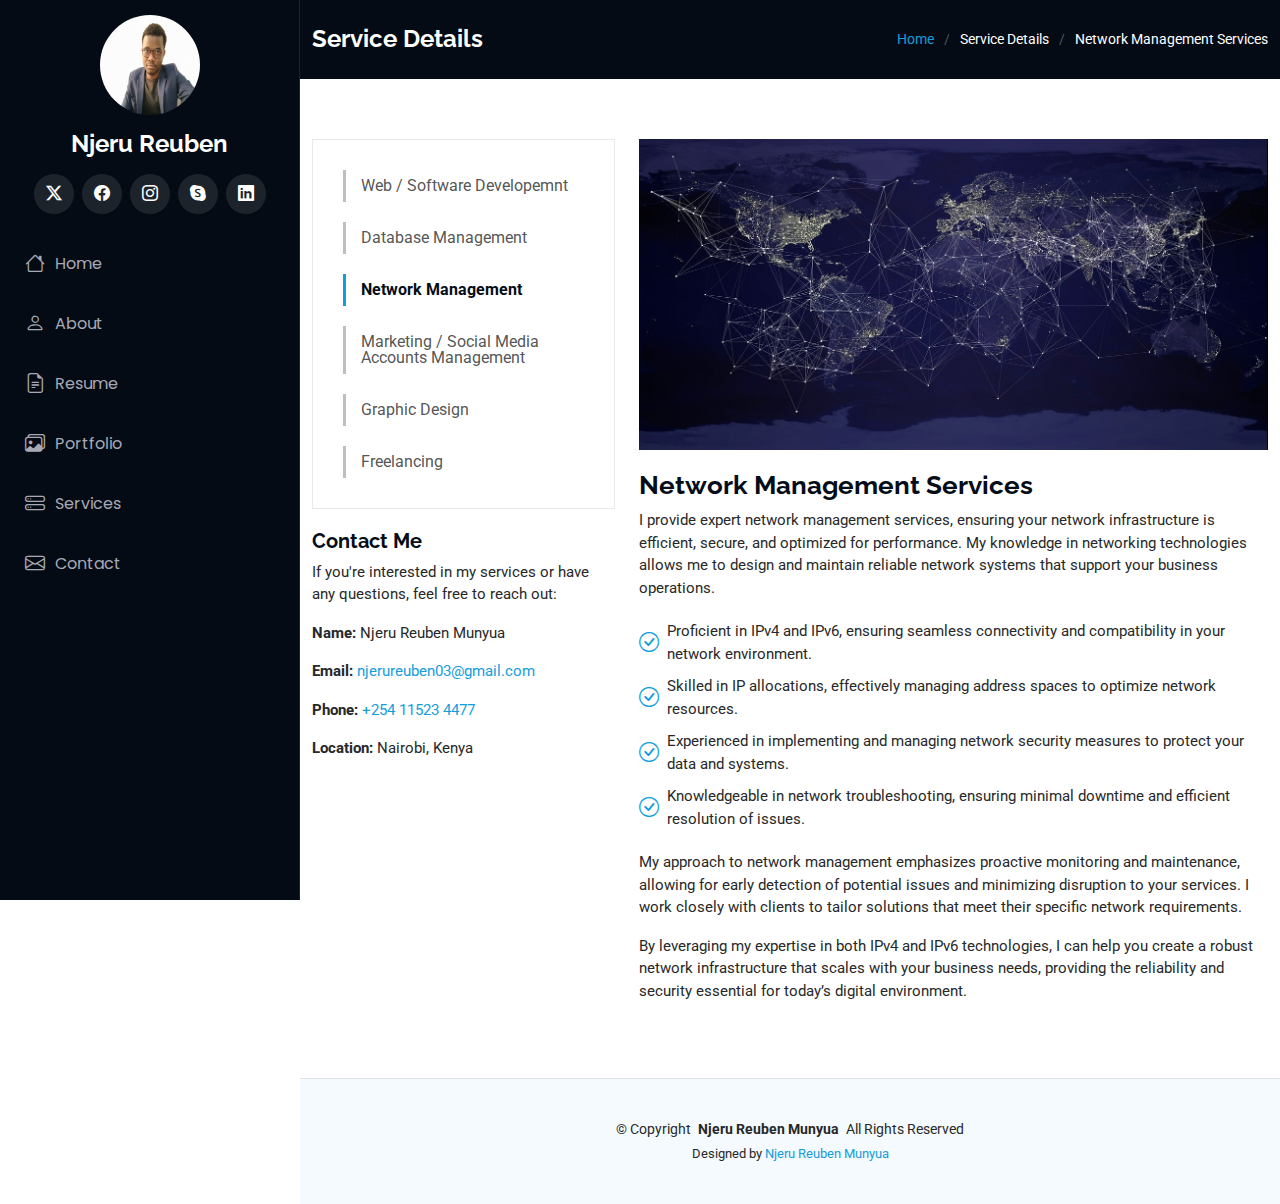
<file: networkservices.html>
<!DOCTYPE html>
<html lang="en">

<head>
  <meta charset="utf-8">
  <meta content="width=device-width, initial-scale=1.0" name="viewport">
  <title>Njeru Reuben Munyua Portfolio</title>
  <meta content="" name="description">
  <meta content="" name="keywords">

  <!-- Favicons -->
  <link href="assets/img/favicon.png" rel="icon">
  <link href="assets/img/apple-touch-icon.png" rel="apple-touch-icon">

  <!-- Fonts -->
  <link href="https://fonts.googleapis.com" rel="preconnect">
  <link href="https://fonts.gstatic.com" rel="preconnect" crossorigin>
  <link href="https://fonts.googleapis.com/css2?family=Roboto:ital,wght@0,100;0,300;0,400;0,500;0,700;0,900;1,100;1,300;1,400;1,500;1,700;1,900&family=Poppins:ital,wght@0,100;0,200;0,300;0,400;0,500;0,600;0,700;0,800;0,900;1,100;1,200;1,300;1,400;1,500;1,600;1,700;1,800;1,900&family=Raleway:ital,wght@0,100;0,200;0,300;0,400;0,500;0,600;0,700;0,800;0,900;1,100;1,200;1,300;1,400;1,500;1,600;1,700;1,800;1,900&display=swap" rel="stylesheet">

  <!-- Vendor CSS Files -->
  <link href="assets/vendor/bootstrap/css/bootstrap.min.css" rel="stylesheet">
  <link href="assets/vendor/bootstrap-icons/bootstrap-icons.css" rel="stylesheet">
  <link href="assets/vendor/aos/aos.css" rel="stylesheet">
  <link href="assets/vendor/glightbox/css/glightbox.min.css" rel="stylesheet">
  <link href="assets/vendor/swiper/swiper-bundle.min.css" rel="stylesheet">

  <!-- Main CSS File -->
  <link href="assets/css/main.css" rel="stylesheet">

  <!-- =======================================================
  * Template Name: iPortfolio
  * Template URL: https://bootstrapmade.com/iportfolio-bootstrap-portfolio-websites-template/
  * Updated: Jun 29 2024 with Bootstrap v5.3.3
  * Author: BootstrapMade.com
  * License: https://bootstrapmade.com/license/
  ======================================================== -->
</head>

<body class="service-details-page">

  <header id="header" class="header dark-background d-flex flex-column">
    <i class="header-toggle d-xl-none bi bi-list"></i>

    <div class="profile-img">
      <img src="assets/img/dash.jpg" alt="" class="img-fluid rounded-circle">
    </div>

    <a href="index.html" class="logo d-flex align-items-center justify-content-center">
      <!-- Uncomment the line below if you also wish to use an image logo -->
      <!-- <img src="assets/img/logo.png" alt=""> -->
      <h1 class="sitename">Njeru Reuben</h1>
    </a>

    <div class="social-links text-center">
      <a href="#" class="twitter"><i class="bi bi-twitter-x"></i></a>
      <a href="#" class="facebook"><i class="bi bi-facebook"></i></a>
      <a href="#" class="instagram"><i class="bi bi-instagram"></i></a>
      <a href="#" class="google-plus"><i class="bi bi-skype"></i></a>
      <a href="#" class="linkedin"><i class="bi bi-linkedin"></i></a>
    </div>

    <nav id="navmenu" class="navmenu">
      <ul>
        <li><a href="index.html#hero"><i class="bi bi-house navicon"></i>Home</a></li>
        <li><a href="index.html#about"><i class="bi bi-person navicon"></i> About</a></li>
        <li><a href="index.html#resume"><i class="bi bi-file-earmark-text navicon"></i> Resume</a></li>
        <li><a href="index.html#portfolio"><i class="bi bi-images navicon"></i> Portfolio</a></li>
        <li><a href="index.html#services"><i class="bi bi-hdd-stack navicon"></i> Services</a></li>
<!--        <li class="dropdown"><a href="#"><i class="bi bi-menu-button navicon"></i> <span>Dropdown</span> <i class="bi bi-chevron-down toggle-dropdown"></i></a>-->
<!--          <ul>-->
<!--            <li><a href="#">Dropdown 1</a></li>-->
<!--            <li class="dropdown"><a href="#"><span>Deep Dropdown</span> <i class="bi bi-chevron-down toggle-dropdown"></i></a>-->
<!--              <ul>-->
<!--                <li><a href="#">Deep Dropdown 1</a></li>-->
<!--                <li><a href="#">Deep Dropdown 2</a></li>-->
<!--                <li><a href="#">Deep Dropdown 3</a></li>-->
<!--                <li><a href="#">Deep Dropdown 4</a></li>-->
<!--                <li><a href="#">Deep Dropdown 5</a></li>-->
<!--              </ul>-->
<!--            </li>-->
<!--            <li><a href="#">Dropdown 2</a></li>-->
<!--            <li><a href="#">Dropdown 3</a></li>-->
<!--            <li><a href="#">Dropdown 4</a></li>-->
<!--          </ul>-->
<!--        </li>-->
        <li><a href="index.html#contact"><i class="bi bi-envelope navicon"></i> Contact</a></li>
      </ul>
    </nav>

  </header>

  <main class="main">

    <!-- Page Title -->
    <div class="page-title dark-background">
      <div class="container d-lg-flex justify-content-between align-items-center">
        <h1 class="mb-2 mb-lg-0">Service Details</h1>
        <nav class="breadcrumbs">
          <ol>
            <li><a href="index.html">Home</a></li>
            <li class="current">Service Details</li>
            <li class="current">Network Management Services</li>
          </ol>
        </nav>
      </div>
    </div><!-- End Page Title -->

    <!-- Service Details Section -->
    <section id="service-details" class="service-details section">

      <div class="container">

        <div class="row gy-4">

          <div class="col-lg-4" data-aos="fade-up" data-aos-delay="100">
            <div class="services-list">
              <a href="webdevdetails.html" >Web / Software Developemnt</a>
              <a href="dbservices.html" >Database Management</a>
              <a href="networkservices.html" class="active">Network Management</a>
              <a href="marketingservices.html">Marketing / Social Media Accounts Management</a>
              <a href="graphicservices.html">Graphic Design</a>
              <a href="freelancing.html">Freelancing</a>
            </div>

            <h4>Contact Me</h4>
            <p>If you're interested in my services or have any questions, feel free to reach out:</p>
            <p><strong>Name:</strong> Njeru Reuben Munyua</p>
            <p><strong>Email:</strong> <a href="mailto:njerureuben03@gmail.com">njerureuben03@gmail.com</a></p>
            <p><strong>Phone:</strong> <a href="tel: +254115234477">+254 11523 4477</a></p>
            <p><strong>Location:</strong> Nairobi, Kenya</p>
          </div>

          <div class="col-lg-8" data-aos="fade-up" data-aos-delay="200">
            <img src="assets/img/NET.jpg" alt="" class="img-fluid services-img">
           <h3>Network Management Services</h3>
           <p>
              I provide expert network management services, ensuring your network infrastructure is efficient, secure, and optimized for performance. My knowledge in networking technologies allows me to design and maintain reliable network systems that support your business operations.
            </p>
            <ul>
              <li><i class="bi bi-check-circle"></i> <span>Proficient in IPv4 and IPv6, ensuring seamless connectivity and compatibility in your network environment.</span></li>
              <li><i class="bi bi-check-circle"></i> <span>Skilled in IP allocations, effectively managing address spaces to optimize network resources.</span></li>
              <li><i class="bi bi-check-circle"></i> <span>Experienced in implementing and managing network security measures to protect your data and systems.</span></li>
              <li><i class="bi bi-check-circle"></i> <span>Knowledgeable in network troubleshooting, ensuring minimal downtime and efficient resolution of issues.</span></li>
            </ul>
              <p>
                  My approach to network management emphasizes proactive monitoring and maintenance, allowing for early detection of potential issues and minimizing disruption to your services. I work closely with clients to tailor solutions that meet their specific network requirements.
                </p>
                <p>
                  By leveraging my expertise in both IPv4 and IPv6 technologies, I can help you create a robust network infrastructure that scales with your business needs, providing the reliability and security essential for today’s digital environment.
                </p>
                  </div>

        </div>

      </div>

    </section><!-- /Service Details Section -->

  </main>

  <footer id="footer" class="footer position-relative light-background">

     <div class="container">
      <div class="copyright text-center ">
        <p>© <span>Copyright</span> <strong class="px-1 sitename">Njeru Reuben Munyua</strong> <span>All Rights Reserved</span></p>
      </div>
      <div class="credits">
        <!-- All the links in the footer should remain intact. -->
        <!-- You can delete the links only if you've purchased the pro version. -->
        <!-- Licensing information: https://bootstrapmade.com/license/ -->
        <!-- Purchase the pro version with working PHP/AJAX contact form: [buy-url] -->
        Designed by <a href="tel: +254115234477">Njeru Reuben Munyua</a>
      </div>
    </div>

  </footer>

  <!-- Scroll Top -->
  <a href="#" id="scroll-top" class="scroll-top d-flex align-items-center justify-content-center"><i class="bi bi-arrow-up-short"></i></a>

  <!-- Preloader -->
  <div id="preloader"></div>

  <!-- Vendor JS Files -->
  <script src="assets/vendor/bootstrap/js/bootstrap.bundle.min.js"></script>
  <script src="assets/vendor/php-email-form/validate.js"></script>
  <script src="assets/vendor/aos/aos.js"></script>
  <script src="assets/vendor/typed.js/typed.umd.js"></script>
  <script src="assets/vendor/purecounter/purecounter_vanilla.js"></script>
  <script src="assets/vendor/waypoints/noframework.waypoints.js"></script>
  <script src="assets/vendor/glightbox/js/glightbox.min.js"></script>
  <script src="assets/vendor/imagesloaded/imagesloaded.pkgd.min.js"></script>
  <script src="assets/vendor/isotope-layout/isotope.pkgd.min.js"></script>
  <script src="assets/vendor/swiper/swiper-bundle.min.js"></script>

  <!-- Main JS File -->
  <script src="assets/js/main.js"></script>

</body>

</html>
</file>
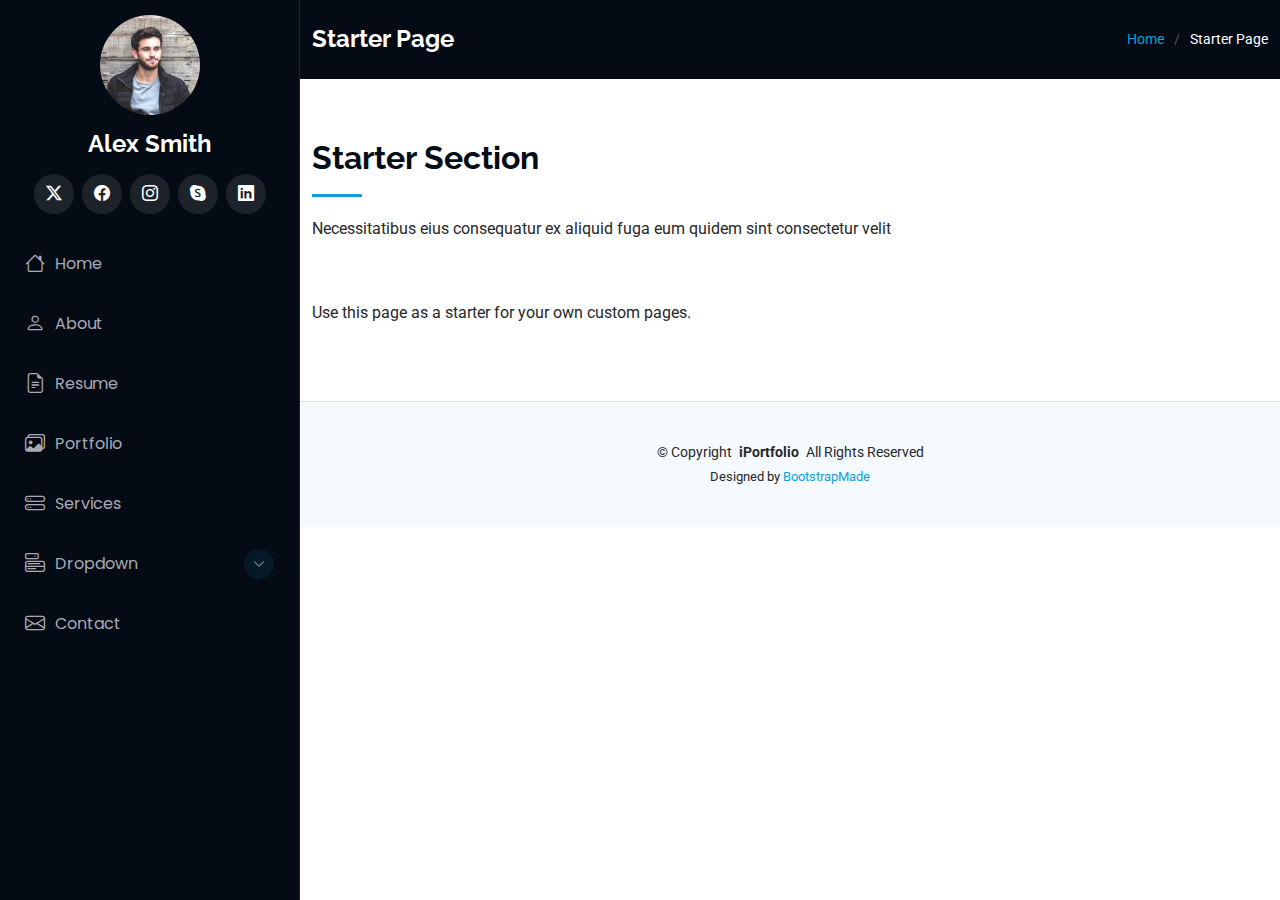
<file: starter-page.html>
<!DOCTYPE html>
<html lang="en">

<head>
  <meta charset="utf-8">
  <meta content="width=device-width, initial-scale=1.0" name="viewport">
  <title>Starter Page - iPortfolio Bootstrap Template</title>
  <meta content="" name="description">
  <meta content="" name="keywords">

  <!-- Favicons -->
  <link href="assets/img/favicon.png" rel="icon">
  <link href="assets/img/apple-touch-icon.png" rel="apple-touch-icon">

  <!-- Fonts -->
  <link href="https://fonts.googleapis.com" rel="preconnect">
  <link href="https://fonts.gstatic.com" rel="preconnect" crossorigin>
  <link href="https://fonts.googleapis.com/css2?family=Roboto:ital,wght@0,100;0,300;0,400;0,500;0,700;0,900;1,100;1,300;1,400;1,500;1,700;1,900&family=Poppins:ital,wght@0,100;0,200;0,300;0,400;0,500;0,600;0,700;0,800;0,900;1,100;1,200;1,300;1,400;1,500;1,600;1,700;1,800;1,900&family=Raleway:ital,wght@0,100;0,200;0,300;0,400;0,500;0,600;0,700;0,800;0,900;1,100;1,200;1,300;1,400;1,500;1,600;1,700;1,800;1,900&display=swap" rel="stylesheet">

  <!-- Vendor CSS Files -->
  <link href="assets/vendor/bootstrap/css/bootstrap.min.css" rel="stylesheet">
  <link href="assets/vendor/bootstrap-icons/bootstrap-icons.css" rel="stylesheet">
  <link href="assets/vendor/aos/aos.css" rel="stylesheet">
  <link href="assets/vendor/glightbox/css/glightbox.min.css" rel="stylesheet">
  <link href="assets/vendor/swiper/swiper-bundle.min.css" rel="stylesheet">

  <!-- Main CSS File -->
  <link href="assets/css/main.css" rel="stylesheet">

  <!-- =======================================================
  * Template Name: iPortfolio
  * Template URL: https://bootstrapmade.com/iportfolio-bootstrap-portfolio-websites-template/
  * Updated: Jun 29 2024 with Bootstrap v5.3.3
  * Author: BootstrapMade.com
  * License: https://bootstrapmade.com/license/
  ======================================================== -->
</head>

<body class="starter-page-page">

  <header id="header" class="header dark-background d-flex flex-column">
    <i class="header-toggle d-xl-none bi bi-list"></i>

    <div class="profile-img">
      <img src="assets/img/my-profile-img.jpg" alt="" class="img-fluid rounded-circle">
    </div>

    <a href="index.html" class="logo d-flex align-items-center justify-content-center">
      <!-- Uncomment the line below if you also wish to use an image logo -->
      <!-- <img src="assets/img/logo.png" alt=""> -->
      <h1 class="sitename">Alex Smith</h1>
    </a>

    <div class="social-links text-center">
      <a href="#" class="twitter"><i class="bi bi-twitter-x"></i></a>
      <a href="#" class="facebook"><i class="bi bi-facebook"></i></a>
      <a href="#" class="instagram"><i class="bi bi-instagram"></i></a>
      <a href="#" class="google-plus"><i class="bi bi-skype"></i></a>
      <a href="#" class="linkedin"><i class="bi bi-linkedin"></i></a>
    </div>

    <nav id="navmenu" class="navmenu">
      <ul>
        <li><a href="#hero"><i class="bi bi-house navicon"></i>Home</a></li>
        <li><a href="#about"><i class="bi bi-person navicon"></i> About</a></li>
        <li><a href="#resume"><i class="bi bi-file-earmark-text navicon"></i> Resume</a></li>
        <li><a href="#portfolio"><i class="bi bi-images navicon"></i> Portfolio</a></li>
        <li><a href="#services"><i class="bi bi-hdd-stack navicon"></i> Services</a></li>
        <li class="dropdown"><a href="#"><i class="bi bi-menu-button navicon"></i> <span>Dropdown</span> <i class="bi bi-chevron-down toggle-dropdown"></i></a>
          <ul>
            <li><a href="#">Dropdown 1</a></li>
            <li class="dropdown"><a href="#"><span>Deep Dropdown</span> <i class="bi bi-chevron-down toggle-dropdown"></i></a>
              <ul>
                <li><a href="#">Deep Dropdown 1</a></li>
                <li><a href="#">Deep Dropdown 2</a></li>
                <li><a href="#">Deep Dropdown 3</a></li>
                <li><a href="#">Deep Dropdown 4</a></li>
                <li><a href="#">Deep Dropdown 5</a></li>
              </ul>
            </li>
            <li><a href="#">Dropdown 2</a></li>
            <li><a href="#">Dropdown 3</a></li>
            <li><a href="#">Dropdown 4</a></li>
          </ul>
        </li>
        <li><a href="#contact"><i class="bi bi-envelope navicon"></i> Contact</a></li>
      </ul>
    </nav>

  </header>

  <main class="main">

    <!-- Page Title -->
    <div class="page-title dark-background">
      <div class="container d-lg-flex justify-content-between align-items-center">
        <h1 class="mb-2 mb-lg-0">Starter Page</h1>
        <nav class="breadcrumbs">
          <ol>
            <li><a href="index.html">Home</a></li>
            <li class="current">Starter Page</li>
          </ol>
        </nav>
      </div>
    </div><!-- End Page Title -->

    <!-- Starter Section Section -->
    <section id="starter-section" class="starter-section section">

      <!-- Section Title -->
      <div class="container section-title" data-aos="fade-up">
        <h2>Starter Section</h2>
        <p>Necessitatibus eius consequatur ex aliquid fuga eum quidem sint consectetur velit</p>
      </div><!-- End Section Title -->

      <div class="container" data-aos="fade-up">
        <p>Use this page as a starter for your own custom pages.</p>
      </div>

    </section><!-- /Starter Section Section -->

  </main>

  <footer id="footer" class="footer position-relative light-background">

    <div class="container">
      <div class="copyright text-center ">
        <p>© <span>Copyright</span> <strong class="px-1 sitename">iPortfolio</strong> <span>All Rights Reserved</span></p>
      </div>
      <div class="credits">
        <!-- All the links in the footer should remain intact. -->
        <!-- You can delete the links only if you've purchased the pro version. -->
        <!-- Licensing information: https://bootstrapmade.com/license/ -->
        <!-- Purchase the pro version with working PHP/AJAX contact form: [buy-url] -->
        Designed by <a href="https://bootstrapmade.com/">BootstrapMade</a>
      </div>
    </div>

  </footer>

  <!-- Scroll Top -->
  <a href="#" id="scroll-top" class="scroll-top d-flex align-items-center justify-content-center"><i class="bi bi-arrow-up-short"></i></a>

  <!-- Preloader -->
  <div id="preloader"></div>

  <!-- Vendor JS Files -->
  <script src="assets/vendor/bootstrap/js/bootstrap.bundle.min.js"></script>
  <script src="assets/vendor/php-email-form/validate.js"></script>
  <script src="assets/vendor/aos/aos.js"></script>
  <script src="assets/vendor/typed.js/typed.umd.js"></script>
  <script src="assets/vendor/purecounter/purecounter_vanilla.js"></script>
  <script src="assets/vendor/waypoints/noframework.waypoints.js"></script>
  <script src="assets/vendor/glightbox/js/glightbox.min.js"></script>
  <script src="assets/vendor/imagesloaded/imagesloaded.pkgd.min.js"></script>
  <script src="assets/vendor/isotope-layout/isotope.pkgd.min.js"></script>
  <script src="assets/vendor/swiper/swiper-bundle.min.js"></script>

  <!-- Main JS File -->
  <script src="assets/js/main.js"></script>

</body>

</html>
</file>
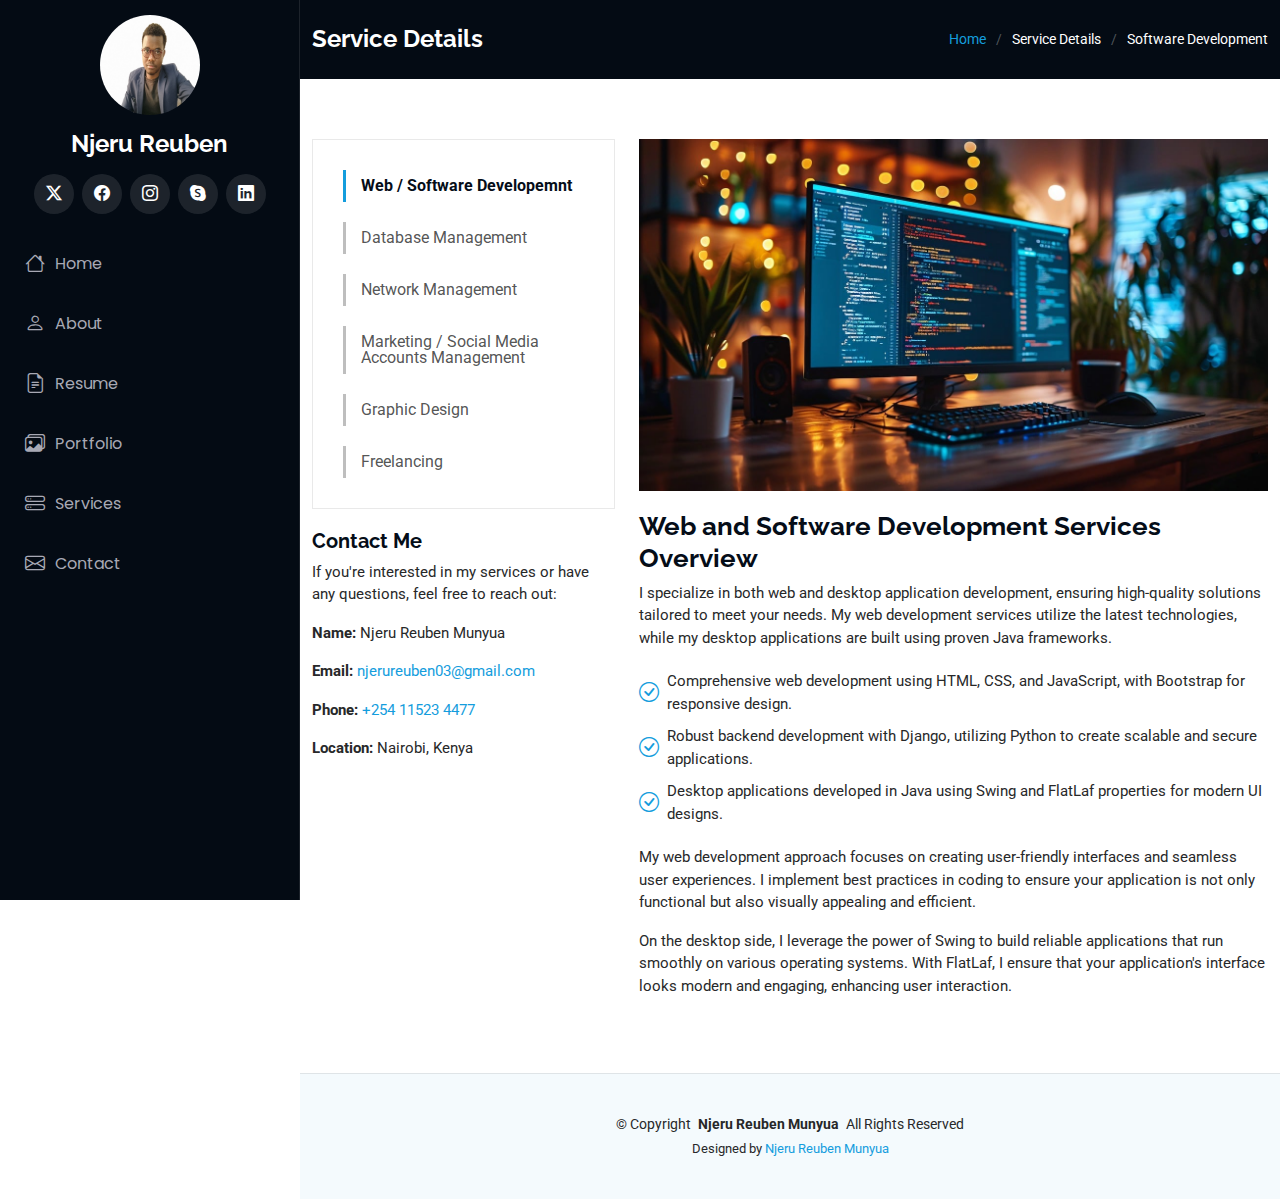
<file: webdevdetails.html>
<!DOCTYPE html>
<html lang="en">

<head>
  <meta charset="utf-8">
  <meta content="width=device-width, initial-scale=1.0" name="viewport">
  <title>Njeru Reuben Munyua Portfolio</title>
  <meta content="" name="description">
  <meta content="" name="keywords">

  <!-- Favicons -->
  <link href="assets/img/favicon.png" rel="icon">
  <link href="assets/img/apple-touch-icon.png" rel="apple-touch-icon">

  <!-- Fonts -->
  <link href="https://fonts.googleapis.com" rel="preconnect">
  <link href="https://fonts.gstatic.com" rel="preconnect" crossorigin>
  <link href="https://fonts.googleapis.com/css2?family=Roboto:ital,wght@0,100;0,300;0,400;0,500;0,700;0,900;1,100;1,300;1,400;1,500;1,700;1,900&family=Poppins:ital,wght@0,100;0,200;0,300;0,400;0,500;0,600;0,700;0,800;0,900;1,100;1,200;1,300;1,400;1,500;1,600;1,700;1,800;1,900&family=Raleway:ital,wght@0,100;0,200;0,300;0,400;0,500;0,600;0,700;0,800;0,900;1,100;1,200;1,300;1,400;1,500;1,600;1,700;1,800;1,900&display=swap" rel="stylesheet">

  <!-- Vendor CSS Files -->
  <link href="assets/vendor/bootstrap/css/bootstrap.min.css" rel="stylesheet">
  <link href="assets/vendor/bootstrap-icons/bootstrap-icons.css" rel="stylesheet">
  <link href="assets/vendor/aos/aos.css" rel="stylesheet">
  <link href="assets/vendor/glightbox/css/glightbox.min.css" rel="stylesheet">
  <link href="assets/vendor/swiper/swiper-bundle.min.css" rel="stylesheet">

  <!-- Main CSS File -->
  <link href="assets/css/main.css" rel="stylesheet">

  <!-- =======================================================
  * Template Name: iPortfolio
  * Template URL: https://bootstrapmade.com/iportfolio-bootstrap-portfolio-websites-template/
  * Updated: Jun 29 2024 with Bootstrap v5.3.3
  * Author: BootstrapMade.com
  * License: https://bootstrapmade.com/license/
  ======================================================== -->
</head>

<body class="service-details-page">

  <header id="header" class="header dark-background d-flex flex-column">
    <i class="header-toggle d-xl-none bi bi-list"></i>

    <div class="profile-img">
      <img src="assets/img/dash.jpg" alt="" class="img-fluid rounded-circle">
    </div>

    <a href="index.html" class="logo d-flex align-items-center justify-content-center">
      <!-- Uncomment the line below if you also wish to use an image logo -->
      <!-- <img src="assets/img/logo.png" alt=""> -->
      <h1 class="sitename">Njeru Reuben</h1>
    </a>

    <div class="social-links text-center">
      <a href="#" class="twitter"><i class="bi bi-twitter-x"></i></a>
      <a href="#" class="facebook"><i class="bi bi-facebook"></i></a>
      <a href="#" class="instagram"><i class="bi bi-instagram"></i></a>
      <a href="#" class="google-plus"><i class="bi bi-skype"></i></a>
      <a href="#" class="linkedin"><i class="bi bi-linkedin"></i></a>
    </div>

    <nav id="navmenu" class="navmenu">
      <ul>
        <li><a href="index.html#hero"><i class="bi bi-house navicon"></i>Home</a></li>
        <li><a href="index.html#about"><i class="bi bi-person navicon"></i> About</a></li>
        <li><a href="index.html#resume"><i class="bi bi-file-earmark-text navicon"></i> Resume</a></li>
        <li><a href="index.html#portfolio"><i class="bi bi-images navicon"></i> Portfolio</a></li>
        <li><a href="index.html#services"><i class="bi bi-hdd-stack navicon"></i> Services</a></li>
<!--        <li class="dropdown"><a href="#"><i class="bi bi-menu-button navicon"></i> <span>Dropdown</span> <i class="bi bi-chevron-down toggle-dropdown"></i></a>-->
<!--          <ul>-->
<!--            <li><a href="#">Dropdown 1</a></li>-->
<!--            <li class="dropdown"><a href="#"><span>Deep Dropdown</span> <i class="bi bi-chevron-down toggle-dropdown"></i></a>-->
<!--              <ul>-->
<!--                <li><a href="#">Deep Dropdown 1</a></li>-->
<!--                <li><a href="#">Deep Dropdown 2</a></li>-->
<!--                <li><a href="#">Deep Dropdown 3</a></li>-->
<!--                <li><a href="#">Deep Dropdown 4</a></li>-->
<!--                <li><a href="#">Deep Dropdown 5</a></li>-->
<!--              </ul>-->
<!--            </li>-->
<!--            <li><a href="#">Dropdown 2</a></li>-->
<!--            <li><a href="#">Dropdown 3</a></li>-->
<!--            <li><a href="#">Dropdown 4</a></li>-->
<!--          </ul>-->
<!--        </li>-->
        <li><a href="index.html#contact"><i class="bi bi-envelope navicon"></i> Contact</a></li>
      </ul>
    </nav>

  </header>

  <main class="main">

    <!-- Page Title -->
    <div class="page-title dark-background">
      <div class="container d-lg-flex justify-content-between align-items-center">
        <h1 class="mb-2 mb-lg-0">Service Details</h1>
        <nav class="breadcrumbs">
          <ol>
            <li><a href="index.html">Home</a></li>
            <li class="current">Service Details</li>
            <li class="current">Software Development</li>
          </ol>
        </nav>
      </div>
    </div><!-- End Page Title -->

    <!-- Service Details Section -->
    <section id="service-details" class="service-details section">

      <div class="container">

        <div class="row gy-4">

          <div class="col-lg-4" data-aos="fade-up" data-aos-delay="100">
            <div class="services-list">
              <a href="webdevdetails.html" class="active">Web / Software Developemnt</a>
              <a href="dbservices.html">Database Management</a>
              <a href="networkservices.html">Network Management</a>
              <a href="marketingservices.html">Marketing / Social Media Accounts Management</a>
              <a href="graphicservices.html">Graphic Design</a>
              <a href="freelancing.html">Freelancing</a>
            </div>

            <h4>Contact Me</h4>
            <p>If you're interested in my services or have any questions, feel free to reach out:</p>
            <p><strong>Name:</strong> Njeru Reuben Munyua</p>
            <p><strong>Email:</strong> <a href="mailto:njerureuben03@gmail.com">njerureuben03@gmail.com</a></p>
            <p><strong>Phone:</strong> <a href="tel: +254115234477">+254 11523 4477</a></p>
            <p><strong>Location:</strong> Nairobi, Kenya</p>
          </div>

          <div class="col-lg-8" data-aos="fade-up" data-aos-delay="200">
            <img src="assets/img/coding.jpg" alt="" class="img-fluid services-img">
           <h3>Web and Software Development Services Overview</h3>
            <p>
              I specialize in both web and desktop application development, ensuring high-quality solutions tailored to meet your needs. My web development services utilize the latest technologies, while my desktop applications are built using proven Java frameworks.
            </p>
            <ul>
              <li><i class="bi bi-check-circle"></i> <span>Comprehensive web development using HTML, CSS, and JavaScript, with Bootstrap for responsive design.</span></li>
              <li><i class="bi bi-check-circle"></i> <span>Robust backend development with Django, utilizing Python to create scalable and secure applications.</span></li>
              <li><i class="bi bi-check-circle"></i> <span>Desktop applications developed in Java using Swing and FlatLaf properties for modern UI designs.</span></li>

            </ul>
            <p>
                    My web development approach focuses on creating user-friendly interfaces and seamless user experiences. I implement best practices in coding to ensure your application is not only functional but also visually appealing and efficient.
                  </p>
                      <p>
                  On the desktop side, I leverage the power of Swing to build reliable applications that run smoothly on various operating systems. With FlatLaf, I ensure that your application's interface looks modern and engaging, enhancing user interaction.
                </p>
          </div>

        </div>

      </div>

    </section><!-- /Service Details Section -->

  </main>

  <footer id="footer" class="footer position-relative light-background">

     <div class="container">
      <div class="copyright text-center ">
        <p>© <span>Copyright</span> <strong class="px-1 sitename">Njeru Reuben Munyua</strong> <span>All Rights Reserved</span></p>
      </div>
      <div class="credits">
        <!-- All the links in the footer should remain intact. -->
        <!-- You can delete the links only if you've purchased the pro version. -->
        <!-- Licensing information: https://bootstrapmade.com/license/ -->
        <!-- Purchase the pro version with working PHP/AJAX contact form: [buy-url] -->
        Designed by <a href="tel: +254115234477">Njeru Reuben Munyua</a>
      </div>
    </div>

  </footer>

  <!-- Scroll Top -->
  <a href="#" id="scroll-top" class="scroll-top d-flex align-items-center justify-content-center"><i class="bi bi-arrow-up-short"></i></a>

  <!-- Preloader -->
  <div id="preloader"></div>

  <!-- Vendor JS Files -->
  <script src="assets/vendor/bootstrap/js/bootstrap.bundle.min.js"></script>
  <script src="assets/vendor/php-email-form/validate.js"></script>
  <script src="assets/vendor/aos/aos.js"></script>
  <script src="assets/vendor/typed.js/typed.umd.js"></script>
  <script src="assets/vendor/purecounter/purecounter_vanilla.js"></script>
  <script src="assets/vendor/waypoints/noframework.waypoints.js"></script>
  <script src="assets/vendor/glightbox/js/glightbox.min.js"></script>
  <script src="assets/vendor/imagesloaded/imagesloaded.pkgd.min.js"></script>
  <script src="assets/vendor/isotope-layout/isotope.pkgd.min.js"></script>
  <script src="assets/vendor/swiper/swiper-bundle.min.js"></script>

  <!-- Main JS File -->
  <script src="assets/js/main.js"></script>

</body>

</html>
</file>
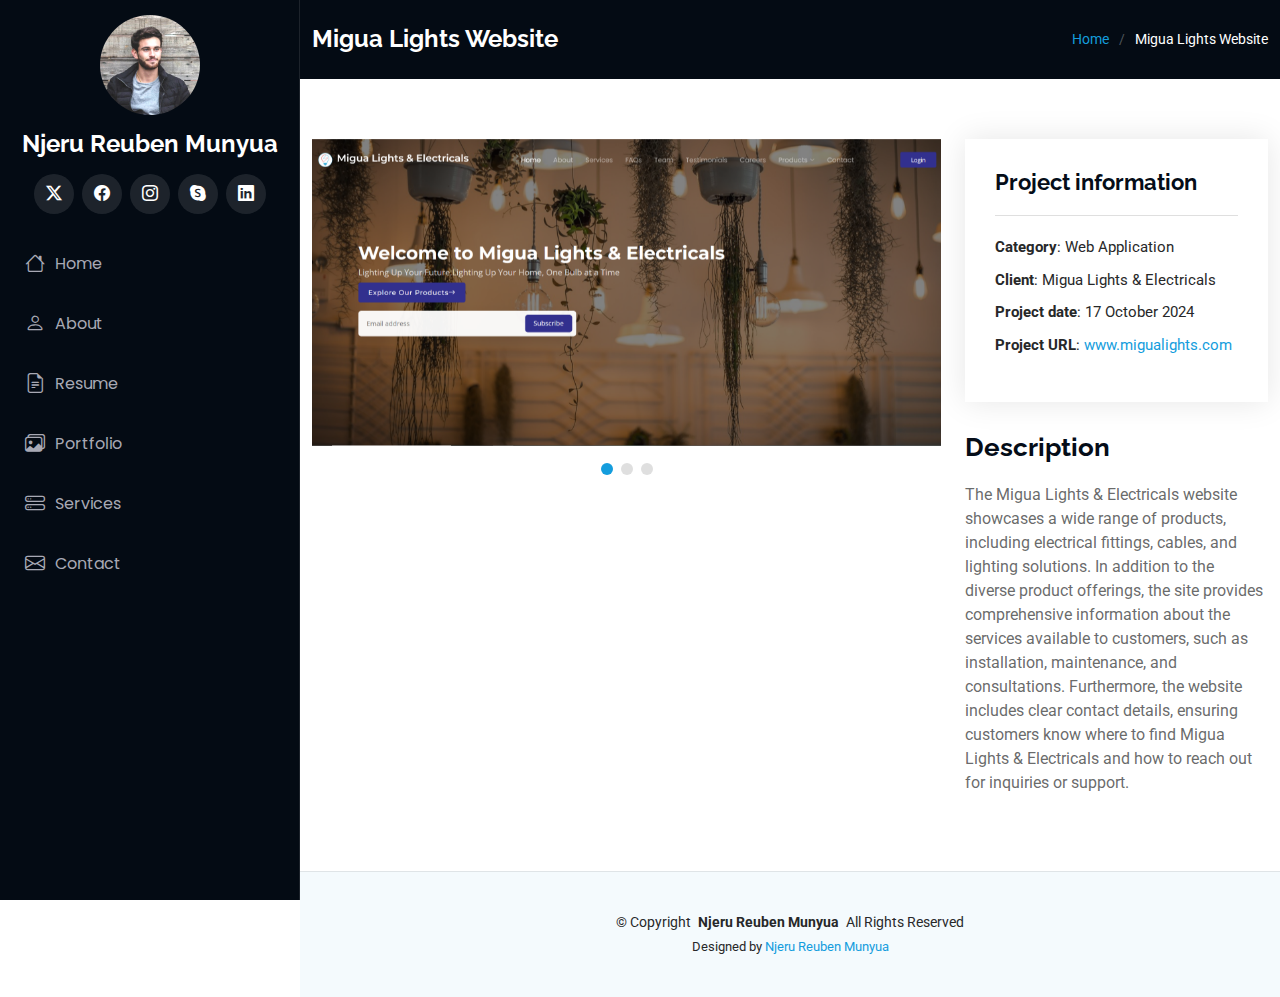
<file: WebPortfolioDetails.html>
<!DOCTYPE html>
<html lang="en">

<head>
  <meta charset="utf-8">
  <meta content="width=device-width, initial-scale=1.0" name="viewport">
  <title>Njeru Reuben Munyua - Portfolio</title>
  <meta content="" name="description">
  <meta content="" name="keywords">

  <!-- Favicons -->
  <link href="assets/img/favicon.png" rel="icon">
  <link href="assets/img/apple-touch-icon.png" rel="apple-touch-icon">

  <!-- Fonts -->
  <link href="https://fonts.googleapis.com" rel="preconnect">
  <link href="https://fonts.gstatic.com" rel="preconnect" crossorigin>
  <link href="https://fonts.googleapis.com/css2?family=Roboto:ital,wght@0,100;0,300;0,400;0,500;0,700;0,900;1,100;1,300;1,400;1,500;1,700;1,900&family=Poppins:ital,wght@0,100;0,200;0,300;0,400;0,500;0,600;0,700;0,800;0,900;1,100;1,200;1,300;1,400;1,500;1,600;1,700;1,800;1,900&family=Raleway:ital,wght@0,100;0,200;0,300;0,400;0,500;0,600;0,700;0,800;0,900;1,100;1,200;1,300;1,400;1,500;1,600;1,700;1,800;1,900&display=swap" rel="stylesheet">

  <!-- Vendor CSS Files -->
  <link href="assets/vendor/bootstrap/css/bootstrap.min.css" rel="stylesheet">
  <link href="assets/vendor/bootstrap-icons/bootstrap-icons.css" rel="stylesheet">
  <link href="assets/vendor/aos/aos.css" rel="stylesheet">
  <link href="assets/vendor/glightbox/css/glightbox.min.css" rel="stylesheet">
  <link href="assets/vendor/swiper/swiper-bundle.min.css" rel="stylesheet">

  <!-- Main CSS File -->
  <link href="assets/css/main.css" rel="stylesheet">

  <!-- =======================================================
  * Template Name: iPortfolio
  * Template URL: https://bootstrapmade.com/iportfolio-bootstrap-portfolio-websites-template/
  * Updated: Jun 29 2024 with Bootstrap v5.3.3
  * Author: BootstrapMade.com
  * License: https://bootstrapmade.com/license/
  ======================================================== -->
</head>

<body class="portfolio-details-page">

  <header id="header" class="header dark-background d-flex flex-column">
    <i class="header-toggle d-xl-none bi bi-list"></i>

    <div class="profile-img">
      <img src="assets/img/my-profile-img.jpg" alt="" class="img-fluid rounded-circle">
    </div>

    <a href="index.html" class="logo d-flex align-items-center justify-content-center">
      <!-- Uncomment the line below if you also wish to use an image logo -->
      <!-- <img src="assets/img/logo.png" alt=""> -->
      <h1 class="sitename">Njeru Reuben Munyua</h1>
    </a>

    <div class="social-links text-center">
      <a href="#" class="twitter"><i class="bi bi-twitter-x"></i></a>
      <a href="#" class="facebook"><i class="bi bi-facebook"></i></a>
      <a href="#" class="instagram"><i class="bi bi-instagram"></i></a>
      <a href="#" class="google-plus"><i class="bi bi-skype"></i></a>
      <a href="#" class="linkedin"><i class="bi bi-linkedin"></i></a>
    </div>

    <nav id="navmenu" class="navmenu">
      <ul>
        <li><a href="index.html#hero"><i class="bi bi-house navicon"></i>Home</a></li>
        <li><a href="index.html#about"><i class="bi bi-person navicon"></i> About</a></li>
        <li><a href="index.html#resume"><i class="bi bi-file-earmark-text navicon"></i> Resume</a></li>
        <li><a href="index.html#portfolio"><i class="bi bi-images navicon"></i> Portfolio</a></li>
        <li><a href="index.html#services"><i class="bi bi-hdd-stack navicon"></i> Services</a></li>
<!--        <li class="dropdown"><a href="#"><i class="bi bi-menu-button navicon"></i> <span>Dropdown</span> <i class="bi bi-chevron-down toggle-dropdown"></i></a>-->
<!--          <ul>-->
<!--            <li><a href="#">Dropdown 1</a></li>-->
<!--            <li class="dropdown"><a href="#"><span>Deep Dropdown</span> <i class="bi bi-chevron-down toggle-dropdown"></i></a>-->
<!--              <ul>-->
<!--                <li><a href="#">Deep Dropdown 1</a></li>-->
<!--                <li><a href="#">Deep Dropdown 2</a></li>-->
<!--                <li><a href="#">Deep Dropdown 3</a></li>-->
<!--                <li><a href="#">Deep Dropdown 4</a></li>-->
<!--                <li><a href="#">Deep Dropdown 5</a></li>-->
<!--              </ul>-->
<!--            </li>-->
<!--            <li><a href="#">Dropdown 2</a></li>-->
<!--            <li><a href="#">Dropdown 3</a></li>-->
<!--            <li><a href="#">Dropdown 4</a></li>-->
<!--          </ul>-->
        </li>
        <li><a href="index.html#contact"><i class="bi bi-envelope navicon"></i> Contact</a></li>
      </ul>
    </nav>

  </header>

  <main class="main">

    <!-- Page Title -->
    <div class="page-title dark-background">
      <div class="container d-lg-flex justify-content-between align-items-center">
        <h1 class="mb-2 mb-lg-0">Migua Lights Website</h1>
        <nav class="breadcrumbs">
          <ol>
            <li><a href="index.html">Home</a></li>
            <li class="current">Migua Lights Website</li>
          </ol>
        </nav>
      </div>
    </div><!-- End Page Title -->

    <!-- Portfolio Details Section -->
    <section id="portfolio-details" class="portfolio-details section">

      <div class="container" data-aos="fade-up" data-aos-delay="100">

        <div class="row gy-4">

          <div class="col-lg-8">
            <div class="portfolio-details-slider swiper init-swiper">

              <script type="application/json" class="swiper-config">
                {
                  "loop": true,
                  "speed": 600,
                  "autoplay": {
                    "delay": 5000
                  },
                  "slidesPerView": "auto",
                  "pagination": {
                    "el": ".swiper-pagination",
                    "type": "bullets",
                    "clickable": true
                  }
                }
              </script>

              <div class="swiper-wrapper align-items-center">

                <div class="swiper-slide">
                  <img src="assets/img/portfolio/web1.PNG" alt="">
                </div>

                <div class="swiper-slide">
                  <img src="assets/img/portfolio/p1.PNG" alt="">
                </div>

                <div class="swiper-slide">
                  <img src="assets/img/portfolio/p2.PNG" alt="">
                </div>

<!--                <div class="swiper-slide">-->
<!--                  <img src="assets/img/portfolio/checkout.png" alt="">-->
<!--                </div>-->

              </div>
              <div class="swiper-pagination"></div>
            </div>
          </div>

          <div class="col-lg-4">
            <div class="portfolio-info" data-aos="fade-up" data-aos-delay="200">
              <h3>Project information</h3>
              <ul>
                <li><strong>Category</strong>: Web Application</li>
                <li><strong>Client</strong>: Migua Lights & Electricals</li>
                <li><strong>Project date</strong>: 17 October 2024</li>
                <li><strong>Project URL</strong>: <a href="https://www.migualights.com">www.migualights.com</a></li>
              </ul>
            </div>
            <div class="portfolio-description" data-aos="fade-up" data-aos-delay="300">
              <h2>Description</h2>
              <p>
              The Migua Lights & Electricals website showcases a wide range of products, including electrical fittings, cables, and lighting solutions. In addition to the diverse product offerings, the site provides comprehensive information about the services available to customers, such as installation, maintenance, and consultations. Furthermore, the website includes clear contact details, ensuring customers know where to find Migua Lights & Electricals and how to reach out for inquiries or support.
            </p>
            </div>
          </div>

        </div>

      </div>

    </section><!-- /Portfolio Details Section -->

  </main>

  <footer id="footer" class="footer position-relative light-background">

    <div class="container">
      <div class="copyright text-center ">
        <p>© <span>Copyright</span> <strong class="px-1 sitename">Njeru Reuben Munyua</strong> <span>All Rights Reserved</span></p>
      </div>
      <div class="credits">
        <!-- All the links in the footer should remain intact. -->
        <!-- You can delete the links only if you've purchased the pro version. -->
        <!-- Licensing information: https://bootstrapmade.com/license/ -->
        <!-- Purchase the pro version with working PHP/AJAX contact form: [buy-url] -->
        Designed by <a href="tel: +254115234477">Njeru Reuben Munyua</a>
      </div>
    </div>

  </footer>

  <!-- Scroll Top -->
  <a href="#" id="scroll-top" class="scroll-top d-flex align-items-center justify-content-center"><i class="bi bi-arrow-up-short"></i></a>

  <!-- Preloader -->
  <div id="preloader"></div>

  <!-- Vendor JS Files -->
  <script src="assets/vendor/bootstrap/js/bootstrap.bundle.min.js"></script>
  <script src="assets/vendor/php-email-form/validate.js"></script>
  <script src="assets/vendor/aos/aos.js"></script>
  <script src="assets/vendor/typed.js/typed.umd.js"></script>
  <script src="assets/vendor/purecounter/purecounter_vanilla.js"></script>
  <script src="assets/vendor/waypoints/noframework.waypoints.js"></script>
  <script src="assets/vendor/glightbox/js/glightbox.min.js"></script>
  <script src="assets/vendor/imagesloaded/imagesloaded.pkgd.min.js"></script>
  <script src="assets/vendor/isotope-layout/isotope.pkgd.min.js"></script>
  <script src="assets/vendor/swiper/swiper-bundle.min.js"></script>

  <!-- Main JS File -->
  <script src="assets/js/main.js"></script>

</body>

</html>
</file>
<file: assets/css/main.css>
/**
* Template Name: iPortfolio
* Template URL: https://bootstrapmade.com/iportfolio-bootstrap-portfolio-websites-template/
* Updated: Jun 29 2024 with Bootstrap v5.3.3
* Author: BootstrapMade.com
* License: https://bootstrapmade.com/license/
*/

/*--------------------------------------------------------------
# Font & Color Variables
# Help: https://bootstrapmade.com/color-system/
--------------------------------------------------------------*/
/* Fonts */
:root {
  --default-font: "Roboto",  system-ui, -apple-system, "Segoe UI", Roboto, "Helvetica Neue", Arial, "Noto Sans", "Liberation Sans", sans-serif, "Apple Color Emoji", "Segoe UI Emoji", "Segoe UI Symbol", "Noto Color Emoji";
  --heading-font: "Raleway",  sans-serif;
  --nav-font: "Poppins",  sans-serif;
}

/* Global Colors - The following color variables are used throughout the website. Updating them here will change the color scheme of the entire website */
:root { 
  --background-color: #ffffff; /* Background color for the entire website, including individual sections */
  --default-color: #272829; /* Default color used for the majority of the text content across the entire website */
  --heading-color: #050d18; /* Color for headings, subheadings and title throughout the website */
  --accent-color: #149ddd; /* Accent color that represents your brand on the website. It's used for buttons, links, and other elements that need to stand out */
  --surface-color: #ffffff; /* The surface color is used as a background of boxed elements within sections, such as cards, icon boxes, or other elements that require a visual separation from the global background. */
  --contrast-color: #ffffff; /* Contrast color for text, ensuring readability against backgrounds of accent, heading, or default colors. */
}

/* Nav Menu Colors - The following color variables are used specifically for the navigation menu. They are separate from the global colors to allow for more customization options */
:root {
  --nav-color: #a8a9b4;  /* The default color of the main navmenu links */
  --nav-hover-color: #ffffff; /* Applied to main navmenu links when they are hovered over or active */
  --nav-mobile-background-color: #040b14; /* Used as the background color for mobile navigation menu */
  --nav-dropdown-background-color: #040b14; /* Used as the background color for dropdown items that appear when hovering over primary navigation items */
  --nav-dropdown-color: #a8a9b4; /* Used for navigation links of the dropdown items in the navigation menu. */
  --nav-dropdown-hover-color: #ffffff; /* Similar to --nav-hover-color, this color is applied to dropdown navigation links when they are hovered over. */
}

/* Color Presets - These classes override global colors when applied to any section or element, providing reuse of the sam color scheme. */

.light-background {
  --background-color: #f4fafd;
  --surface-color: #ffffff;
}

.dark-background {
  --background-color: #040b14;
  --default-color: #ffffff;
  --heading-color: #ffffff;
  --surface-color: #151f2b;
  --contrast-color: #ffffff;
}

/* Smooth scroll */
:root {
  scroll-behavior: smooth;
}

/*--------------------------------------------------------------
# General Styling & Shared Classes
--------------------------------------------------------------*/
body {
  color: var(--default-color);
  background-color: var(--background-color);
  font-family: var(--default-font);
}

a {
  color: var(--accent-color);
  text-decoration: none;
  transition: 0.3s;
}

a:hover {
  color: color-mix(in srgb, var(--accent-color), transparent 25%);
  text-decoration: none;
}

h1,
h2,
h3,
h4,
h5,
h6 {
  color: var(--heading-color);
  font-family: var(--heading-font);
}

/* PHP Email Form Messages
------------------------------*/
.php-email-form .error-message {
  display: none;
  background: #df1529;
  color: #ffffff;
  text-align: left;
  padding: 15px;
  margin-bottom: 24px;
  font-weight: 600;
}

.php-email-form .sent-message {
  display: none;
  color: #ffffff;
  background: #059652;
  text-align: center;
  padding: 15px;
  margin-bottom: 24px;
  font-weight: 600;
}

.php-email-form .loading {
  display: none;
  background: var(--surface-color);
  text-align: center;
  padding: 15px;
  margin-bottom: 24px;
}

.php-email-form .loading:before {
  content: "";
  display: inline-block;
  border-radius: 50%;
  width: 24px;
  height: 24px;
  margin: 0 10px -6px 0;
  border: 3px solid var(--accent-color);
  border-top-color: var(--surface-color);
  animation: php-email-form-loading 1s linear infinite;
}

@keyframes php-email-form-loading {
  0% {
    transform: rotate(0deg);
  }

  100% {
    transform: rotate(360deg);
  }
}

/*--------------------------------------------------------------
# Global Header
--------------------------------------------------------------*/
.header {
  color: var(--default-color);
  background-color: var(--background-color);
  position: fixed;
  top: 0;
  left: 0;
  bottom: 0;
  padding: 0 15px;
  width: 300px;
  transition: all ease-in-out 0.3s;
  overflow-y: auto;
  z-index: 997;
  border-right: 1px solid color-mix(in srgb, var(--default-color), transparent 90%);
}

.header .profile-img img {
  margin: 15px auto;
  display: block;
  width: 100px;
  /*border: 8px solid color-mix(in srgb, var(--default-color), transparent 85%);*/
}

.header .logo {
  line-height: 1;
  margin-bottom: 15px;
}

.header .logo img {
  max-height: 32px;
  margin-right: 8px;
}

.header .logo h1 {
  font-size: 24px;
  margin: 0;
  font-weight: 700;
  color: var(--heading-color);
}

.header .social-links {
  margin: 0 0 20px 0;
}

.header .social-links a {
  font-size: 16px;
  display: inline-flex;
  align-items: center;
  justify-content: center;
  background: color-mix(in srgb, var(--default-color), transparent 90%);
  color: var(--default-color);
  margin: 0 2px;
  border-radius: 50%;
  text-align: center;
  width: 40px;
  height: 40px;
  transition: 0.3s;
}

.header .social-links a:hover {
  color: var(--contrast-color);
  background: var(--accent-color);
}

@media (min-width: 1200px) {

  .header~main,
  .header~#footer {
    margin-left: 300px;
  }
}

@media (max-width: 1199px) {
  .header {
    left: -100%;
  }
}

.header.header-show {
  left: 0;
}

.header .header-toggle {
  color: var(--contrast-color);
  background-color: var(--accent-color);
  font-size: 22px;
  display: flex;
  align-items: center;
  justify-content: center;
  width: 40px;
  height: 40px;
  border-radius: 50%;
  cursor: pointer;
  position: fixed;
  top: 15px;
  right: 15px;
  z-index: 9999;
  transition: background-color 0.3s;
}

.header .header-toggle:hover {
  color: var(--contrast-color);
  background-color: color-mix(in srgb, var(--accent-color) 90%, white 15%);
}

/*--------------------------------------------------------------
# Navigation Menu
--------------------------------------------------------------*/
.mobile-nav-toggle {
  display: none;
}

.navmenu {
  padding: 0;
  z-index: 9997;
}

.navmenu ul {
  list-style: none;
  padding: 0 0 20px 0;
  margin: 0;
}

.navmenu a,
.navmenu a:focus {
  color: var(--nav-color);
  padding: 15px 10px;
  font-family: var(--nav-font);
  font-size: 16px;
  font-weight: 400;
  display: flex;
  align-items: center;
  white-space: nowrap;
  transition: 0.3s;
  width: 100%;
}

.navmenu a .navicon,
.navmenu a:focus .navicon {
  font-size: 20px;
  margin-right: 10px;
}

.navmenu a .toggle-dropdown,
.navmenu a:focus .toggle-dropdown {
  font-size: 12px;
  line-height: 0;
  margin-left: auto;
  width: 30px;
  height: 30px;
  display: flex;
  align-items: center;
  justify-content: center;
  border-radius: 50%;
  transition: 0.3s;
  flex-shrink: 0;
  background-color: color-mix(in srgb, var(--accent-color), transparent 90%);
}

.navmenu a .toggle-dropdown:hover,
.navmenu a:focus .toggle-dropdown:hover {
  background-color: var(--accent-color);
  color: var(--contrast-color);
}

.navmenu a:hover,
.navmenu .active,
.navmenu .active:focus {
  color: var(--nav-hover-color);
}

.navmenu a:hover .navicon,
.navmenu .active .navicon,
.navmenu .active:focus .navicon {
  color: var(--accent-color);
}

.navmenu .active .toggle-dropdown,
.navmenu .active:focus .toggle-dropdown {
  background-color: var(--accent-color);
  color: var(--contrast-color);
  transform: rotate(180deg);
}

.navmenu .dropdown {
  display: block;
}

.navmenu .dropdown a,
.navmenu .dropdown a:focus {
  color: --nav-dropdown-color;
}

.navmenu .dropdown a:hover,
.navmenu .dropdown .active,
.navmenu .dropdown .active:focus {
  color: var(--nav-dropdown-hover-color);
}

.navmenu .dropdown ul {
  position: static;
  display: none;
  z-index: 99;
  padding: 5px 10px;
  margin: 5px 10px;
  background-color: var(--nav-dropdown-background-color);
  border: 1px solid color-mix(in srgb, var(--default-color), transparent 90%);
  box-shadow: none;
  transition: all 0.5s ease-in-out;
}

.navmenu .dropdown ul ul {
  background-color: rgba(33, 37, 41, 0.1);
}

.navmenu .dropdown>.dropdown-active {
  display: block;
  background-color: rgba(33, 37, 41, 0.03);
}

/*--------------------------------------------------------------
# Global Footer
--------------------------------------------------------------*/
.footer {
  color: var(--default-color);
  background-color: var(--background-color);
  font-size: 14px;
  padding: 40px 0;
  position: relative;
  border-top: 1px solid color-mix(in srgb, var(--default-color), transparent 90%);
}

.footer .copyright p {
  margin-bottom: 0;
}

.footer .credits {
  margin-top: 4px;
  font-size: 13px;
  text-align: center;
}

/*--------------------------------------------------------------
# Preloader
--------------------------------------------------------------*/
#preloader {
  position: fixed;
  inset: 0;
  z-index: 999999;
  overflow: hidden;
  background: var(--background-color);
  transition: all 0.6s ease-out;
}

#preloader:before {
  content: "";
  position: fixed;
  top: calc(50% - 30px);
  left: calc(50% - 30px);
  border: 6px solid #ffffff;
  border-color: var(--accent-color) transparent var(--accent-color) transparent;
  border-radius: 50%;
  width: 60px;
  height: 60px;
  animation: animate-preloader 1.5s linear infinite;
}

@keyframes animate-preloader {
  0% {
    transform: rotate(0deg);
  }

  100% {
    transform: rotate(360deg);
  }
}

/*--------------------------------------------------------------
# Scroll Top Button
--------------------------------------------------------------*/
.scroll-top {
  position: fixed;
  visibility: hidden;
  opacity: 0;
  right: 15px;
  bottom: -15px;
  z-index: 99999;
  background-color: var(--accent-color);
  width: 44px;
  height: 44px;
  border-radius: 50px;
  transition: all 0.4s;
}

.scroll-top i {
  font-size: 24px;
  color: var(--contrast-color);
  line-height: 0;
}

.scroll-top:hover {
  background-color: color-mix(in srgb, var(--accent-color), transparent 20%);
  color: var(--contrast-color);
}

.scroll-top.active {
  visibility: visible;
  opacity: 1;
  bottom: 15px;
}

/*--------------------------------------------------------------
# Disable aos animation delay on mobile devices
--------------------------------------------------------------*/
@media screen and (max-width: 768px) {
  [data-aos-delay] {
    transition-delay: 0 !important;
  }
}

/*--------------------------------------------------------------
# Global Page Titles & Breadcrumbs
--------------------------------------------------------------*/
.page-title {
  color: var(--default-color);
  background-color: var(--background-color);
  padding: 25px 0;
  position: relative;
}

.page-title h1 {
  font-size: 24px;
  font-weight: 700;
}

.page-title .breadcrumbs ol {
  display: flex;
  flex-wrap: wrap;
  list-style: none;
  padding: 0;
  margin: 0;
  font-size: 14px;
  font-weight: 400;
}

.page-title .breadcrumbs ol li+li {
  padding-left: 10px;
}

.page-title .breadcrumbs ol li+li::before {
  content: "/";
  display: inline-block;
  padding-right: 10px;
  color: color-mix(in srgb, var(--default-color), transparent 70%);
}

/*--------------------------------------------------------------
# Global Sections
--------------------------------------------------------------*/
section,
.section {
  color: var(--default-color);
  background-color: var(--background-color);
  padding: 60px 0;
  overflow: clip;
}

/*--------------------------------------------------------------
# Global Section Titles
--------------------------------------------------------------*/
.section-title {
  padding-bottom: 60px;
  position: relative;
}

.section-title h2 {
  font-size: 32px;
  font-weight: 700;
  margin-bottom: 20px;
  padding-bottom: 20px;
  position: relative;
}

.section-title h2:after {
  content: "";
  position: absolute;
  display: block;
  width: 50px;
  height: 3px;
  background: var(--accent-color);
  left: 0;
  bottom: 0;
}

.section-title p {
  margin-bottom: 0;
}

/*--------------------------------------------------------------
# Hero Section
--------------------------------------------------------------*/
.hero {
  width: 100%;
  min-height: 100vh;
  position: relative;
  padding: 80px 0;
  display: flex;
  align-items: center;
  justify-content: center;
}

.hero img {
  position: absolute;
  inset: 0;
  display: block;
  width: 100%;
  height: 100%;
  object-fit: cover;
  z-index: 1;
}

.hero:before {
  content: "";
  background: color-mix(in srgb, var(--background-color), transparent 70%);
  position: absolute;
  inset: 0;
  z-index: 2;
}

.hero .container {
  position: relative;
  z-index: 3;
}

.hero h2 {
  margin: 0;
  font-size: 64px;
  font-weight: 700;
}

.hero p {
  margin: 5px 0 0 0;
  font-size: 26px;
}

.hero p span {
  letter-spacing: 1px;
  border-bottom: 2px solid var(--accent-color);
}

.hero .social-links {
  margin-top: 25px;
}

.hero .social-links a {
  font-size: 24px;
  display: inline-block;
  color: color-mix(in srgb, var(--default-color), transparent 50%);
  line-height: 1;
  margin-right: 20px;
  transition: 0.3s;
}

.hero .social-links a:hover {
  color: var(--accent-color);
}

@media (max-width: 768px) {
  .hero h2 {
    font-size: 32px;
  }

  .hero p {
    font-size: 20px;
  }
}

/*--------------------------------------------------------------
# About Section
--------------------------------------------------------------*/
.about .content h2 {
  font-weight: 700;
  font-size: 24px;
}

.about .content ul {
  list-style: none;
  padding: 0;
}

.about .content ul li {
  margin-bottom: 20px;
  display: flex;
  align-items: center;
}

.about .content ul strong {
  margin-right: 10px;
}

.about .content ul i {
  font-size: 16px;
  margin-right: 5px;
  color: var(--accent-color);
  line-height: 0;
}

/*--------------------------------------------------------------
# Stats Section

--------------------------------------------------------------*/
.container .row{
  align-content: space-between;
}

.stats .stats-item {
  padding: 30px;

  width: 100%;
}

.stats .stats-item i {
  color: var(--accent-color);
  display: block;
  font-size: 44px;
  float: left;
  line-height: 0;
}

.stats .stats-item .purecounter {
  color: var(--heading-color);
  font-size: 48px;
  line-height: 40px;
  display: block;
  font-weight: 700;
  margin-left: 60px;
}

.stats .stats-item p {
  color: color-mix(in srgb, var(--default-color), transparent 40%);
  padding: 15px 0 0 0;
  margin: 0 0 0 60px;
  font-family: var(--heading-font);
  font-size: 14px;
}

/*--------------------------------------------------------------
# Skills Section
--------------------------------------------------------------*/
.skills .progress {
  height: 60px;
  display: block;
  background: none;
  border-radius: 0;
}

.skills .progress .skill {
  color: var(--heading-color);
  padding: 0;
  margin: 0 0 6px 0;
  text-transform: uppercase;
  display: block;
  font-weight: 600;
  font-family: var(--heading-font);
}

.skills .progress .skill .val {
  float: right;
  font-style: normal;
}

.skills .progress-bar-wrap {
  background: color-mix(in srgb, var(--default-color), transparent 90%);
  height: 10px;
}

.skills .progress-bar {
  width: 1px;
  height: 10px;
  transition: 0.9s;
  background-color: var(--accent-color);
}

/*--------------------------------------------------------------
# Resume Section
--------------------------------------------------------------*/
.resume .resume-title {
  color: var(--heading-color);
  font-size: 26px;
  font-weight: 700;
  margin-top: 20px;
  margin-bottom: 20px;
}

.resume .resume-item {
  padding: 0 0 20px 20px;
  margin-top: -2px;
  border-left: 2px solid var(--accent-color);
  position: relative;
}

.resume .resume-item h4 {
  line-height: 18px;
  font-size: 18px;
  font-weight: 600;
  text-transform: uppercase;
  color: color-mix(in srgb, var(--default-color), transparent 20%);
  margin-bottom: 10px;
}

.resume .resume-item h5 {
  font-size: 16px;
  padding: 5px 15px;
  display: inline-block;
  font-weight: 600;
  margin-bottom: 10px;
}

.resume .resume-item ul {
  padding-left: 20px;
}

.resume .resume-item ul li {
  padding-bottom: 10px;
}

.resume .resume-item:last-child {
  padding-bottom: 0;
}

.resume .resume-item::before {
  content: "";
  position: absolute;
  width: 16px;
  height: 16px;
  border-radius: 50px;
  left: -9px;
  top: 0;
  background: var(--background-color);
  border: 2px solid var(--accent-color);
}

/*--------------------------------------------------------------
# Portfolio Section
--------------------------------------------------------------*/
.portfolio .portfolio-filters {
  padding: 0;
  margin: 0 auto 20px auto;
  list-style: none;
  text-align: center;
}

.portfolio .portfolio-filters li {
  cursor: pointer;
  display: inline-block;
  padding: 0;
  font-size: 14px;
  font-weight: 400;
  margin: 0 10px;
  line-height: 1;
  text-transform: uppercase;
  margin-bottom: 10px;
  transition: all 0.3s ease-in-out;
}

.portfolio .portfolio-filters li:hover,
.portfolio .portfolio-filters li.filter-active {
  color: var(--accent-color);
}

.portfolio .portfolio-filters li:first-child {
  margin-left: 0;
}

.portfolio .portfolio-filters li:last-child {
  margin-right: 0;
}

@media (max-width: 575px) {
  .portfolio .portfolio-filters li {
    font-size: 14px;
    margin: 0 5px;
  }
}

.portfolio .portfolio-content {
  position: relative;
  overflow: hidden;
}

.portfolio .portfolio-content img {
  transition: 0.3s;
}

.portfolio .portfolio-content .portfolio-info {
  opacity: 0;
  position: absolute;
  inset: 0;
  z-index: 3;
  transition: all ease-in-out 0.3s;
  background: rgba(0, 0, 0, 0.6);
  padding: 15px;
}

.portfolio .portfolio-content .portfolio-info h4 {
  font-size: 14px;
  padding: 5px 10px;
  font-weight: 400;
  color: #ffffff;
  display: inline-block;
  background-color: var(--accent-color);
}

.portfolio .portfolio-content .portfolio-info p {
  position: absolute;
  bottom: 10px;
  text-align: center;
  display: inline-block;
  left: 0;
  right: 0;
  font-size: 16px;
  font-weight: 600;
  color: rgba(255, 255, 255, 0.8);
}

.portfolio .portfolio-content .portfolio-info .preview-link,
.portfolio .portfolio-content .portfolio-info .details-link {
  position: absolute;
  left: calc(50% - 40px);
  font-size: 26px;
  top: calc(50% - 14px);
  color: #fff;
  transition: 0.3s;
  line-height: 1.2;
}

.portfolio .portfolio-content .portfolio-info .preview-link:hover,
.portfolio .portfolio-content .portfolio-info .details-link:hover {
  color: var(--accent-color);
}

.portfolio .portfolio-content .portfolio-info .details-link {
  left: 50%;
  font-size: 34px;
  line-height: 0;
}

.portfolio .portfolio-content:hover .portfolio-info {
  opacity: 1;
}

.portfolio .portfolio-content:hover img {
  transform: scale(1.1);
}

/*--------------------------------------------------------------
# Services Section
--------------------------------------------------------------*/
.services .service-item {
  position: relative;
}

.services .service-item .icon {
  background: var(--accent-color);
  display: flex;
  align-items: center;
  justify-content: center;
  width: 54px;
  height: 54px;
  border-radius: 50%;
  transition: 0.5s;
  border: 1px solid var(--accent-color);
  margin-right: 20px;
}

.services .service-item .icon i {
  color: var(--contrast-color);
  font-size: 24px;
  line-height: 0;
}

.services .service-item:hover .icon {
  background: var(--surface-color);
}

.services .service-item:hover .icon i {
  color: var(--accent-color);
}

.services .service-item .title {
  font-weight: 700;
  margin-bottom: 15px;
  font-size: 18px;
}

.services .service-item .title a {
  color: var(--heading-color);
}

.services .service-item .title a:hover {
  color: var(--accent-color);
}

.services .service-item .description {
  line-height: 24px;
  font-size: 14px;
}

/*--------------------------------------------------------------
# Testimonials Section
--------------------------------------------------------------*/
.testimonials .testimonials-carousel,
.testimonials .testimonials-slider {
  overflow: hidden;
}

.testimonials .testimonial-item {
  box-sizing: content-box;
  text-align: center;
  min-height: 320px;
}

.testimonials .testimonial-item .testimonial-img {
  width: 90px;
  border-radius: 50%;
  margin: 0 auto;
}

.testimonials .testimonial-item h3 {
  font-size: 18px;
  font-weight: bold;
  margin: 10px 0 5px 0;
}

.testimonials .testimonial-item h4 {
  font-size: 14px;
  color: color-mix(in srgb, var(--default-color), transparent 20%);
  margin: 0;
}

.testimonials .testimonial-item .quote-icon-left,
.testimonials .testimonial-item .quote-icon-right {
  color: color-mix(in srgb, var(--accent-color), transparent 40%);
  font-size: 26px;
  line-height: 0;
}

.testimonials .testimonial-item .quote-icon-left {
  display: inline-block;
  left: -5px;
  position: relative;
}

.testimonials .testimonial-item .quote-icon-right {
  display: inline-block;
  right: -5px;
  position: relative;
  top: 10px;
  transform: scale(-1, -1);
}

.testimonials .testimonial-item p {
  font-style: italic;
  margin: 0 15px 15px 15px;
  padding: 20px;
  background-color: var(--surface-color);
  position: relative;
  margin-bottom: 35px;
  border-radius: 6px;
  box-shadow: 0px 2px 15px rgba(0, 0, 0, 0.1);
}

.testimonials .testimonial-item p::after {
  content: "";
  width: 0;
  height: 0;
  border-top: 20px solid var(--surface-color);
  border-right: 20px solid transparent;
  border-left: 20px solid transparent;
  position: absolute;
  bottom: -20px;
  left: calc(50% - 20px);
}

.testimonials .swiper-wrapper {
  height: auto;
}

.testimonials .swiper-pagination {
  margin-top: 40px;
  position: relative;
}

.testimonials .swiper-pagination .swiper-pagination-bullet {
  width: 12px;
  height: 12px;
  background-color: var(--background-color);
  opacity: 1;
  border: 1px solid var(--accent-color);
}

.testimonials .swiper-pagination .swiper-pagination-bullet-active {
  background-color: var(--accent-color);
}

/*--------------------------------------------------------------
# Contact Section
--------------------------------------------------------------*/
.contact .info-wrap {
  background-color: var(--surface-color);
  box-shadow: 0px 0px 20px rgba(0, 0, 0, 0.1);
  padding: 30px;
}

@media (max-width: 575px) {
  .contact .info-wrap {
    padding: 20px;
  }
}

.contact .info-item {
  margin-bottom: 40px;
}

.contact .info-item i {
  font-size: 20px;
  color: var(--accent-color);
  background: color-mix(in srgb, var(--accent-color), transparent 92%);
  width: 44px;
  height: 44px;
  display: flex;
  justify-content: center;
  align-items: center;
  border-radius: 50px;
  transition: all 0.3s ease-in-out;
  margin-right: 15px;
}

.contact .info-item h3 {
  padding: 0;
  font-size: 18px;
  font-weight: 700;
  margin-bottom: 5px;
}

.contact .info-item p {
  padding: 0;
  margin-bottom: 0;
  font-size: 14px;
}

.contact .info-item:hover i {
  background: var(--accent-color);
  color: var(--contrast-color);
}

.contact .php-email-form {
  background-color: var(--surface-color);
  height: 100%;
  padding: 30px;
  box-shadow: 0px 0px 20px rgba(0, 0, 0, 0.1);
}

@media (max-width: 575px) {
  .contact .php-email-form {
    padding: 20px;
  }
}

.contact .php-email-form input[type=text],
.contact .php-email-form input[type=email],
.contact .php-email-form textarea {
  font-size: 14px;
  padding: 10px 15px;
  box-shadow: none;
  border-radius: 0;
  color: var(--default-color);
  background-color: var(--surface-color);
  border-color: color-mix(in srgb, var(--default-color), transparent 80%);
}

.contact .php-email-form input[type=text]:focus,
.contact .php-email-form input[type=email]:focus,
.contact .php-email-form textarea:focus {
  border-color: var(--accent-color);
}

.contact .php-email-form input[type=text]::placeholder,
.contact .php-email-form input[type=email]::placeholder,
.contact .php-email-form textarea::placeholder {
  color: color-mix(in srgb, var(--default-color), transparent 70%);
}

.contact .php-email-form button[type=submit] {
  color: var(--contrast-color);
  background: var(--accent-color);
  border: 0;
  padding: 10px 30px;
  transition: 0.4s;
  border-radius: 50px;
}

.contact .php-email-form button[type=submit]:hover {
  background: color-mix(in srgb, var(--accent-color), transparent 25%);
}

/*--------------------------------------------------------------
# Portfolio Details Section
--------------------------------------------------------------*/
.portfolio-details .portfolio-details-slider img {
  width: 100%;
}

.portfolio-details .portfolio-details-slider .swiper-pagination {
  margin-top: 20px;
  position: relative;
}

.portfolio-details .portfolio-details-slider .swiper-pagination .swiper-pagination-bullet {
  width: 12px;
  height: 12px;
  background-color: color-mix(in srgb, var(--default-color), transparent 85%);
  opacity: 1;
}

.portfolio-details .portfolio-details-slider .swiper-pagination .swiper-pagination-bullet-active {
  background-color: var(--accent-color);
}

.portfolio-details .portfolio-info {
  padding: 30px;
  box-shadow: 0px 0 30px rgba(0, 0, 0, 0.1);
}

.portfolio-details .portfolio-info h3 {
  font-size: 22px;
  font-weight: 700;
  margin-bottom: 20px;
  padding-bottom: 20px;
  border-bottom: 1px solid color-mix(in srgb, var(--default-color), transparent 85%);
}

.portfolio-details .portfolio-info ul {
  list-style: none;
  padding: 0;
  font-size: 15px;
}

.portfolio-details .portfolio-info ul li+li {
  margin-top: 10px;
}

.portfolio-details .portfolio-description {
  padding-top: 30px;
}

.portfolio-details .portfolio-description h2 {
  font-size: 26px;
  font-weight: 700;
  margin-bottom: 20px;
}

.portfolio-details .portfolio-description p {
  padding: 0;
  color: color-mix(in srgb, var(--default-color), transparent 30%);
}

/*--------------------------------------------------------------
# Service Details Section
--------------------------------------------------------------*/
.service-details .services-list {
  padding: 10px 30px;
  border: 1px solid color-mix(in srgb, var(--default-color), transparent 90%);
  margin-bottom: 20px;
}

.service-details .services-list a {
  display: block;
  line-height: 1;
  padding: 8px 0 8px 15px;
  border-left: 3px solid color-mix(in srgb, var(--default-color), transparent 70%);
  margin: 20px 0;
  color: color-mix(in srgb, var(--default-color), transparent 20%);
  transition: 0.3s;
}

.service-details .services-list a.active {
  color: var(--heading-color);
  font-weight: 700;
  border-color: var(--accent-color);
}

.service-details .services-list a:hover {
  border-color: var(--accent-color);
}

.service-details .services-img {
  margin-bottom: 20px;
}

.service-details h3 {
  font-size: 26px;
  font-weight: 700;
}

.service-details h4 {
  font-size: 20px;
  font-weight: 700;
}

.service-details p {
  font-size: 15px;
}

.service-details ul {
  list-style: none;
  padding: 0;
  font-size: 15px;
}

.service-details ul li {
  padding: 5px 0;
  display: flex;
  align-items: center;
}

.service-details ul i {
  font-size: 20px;
  margin-right: 8px;
  color: var(--accent-color);
}

/*--------------------------------------------------------------
# Starter Section Section
--------------------------------------------------------------*/
.starter-section {
  /* Add your styles here */
}
</file>
